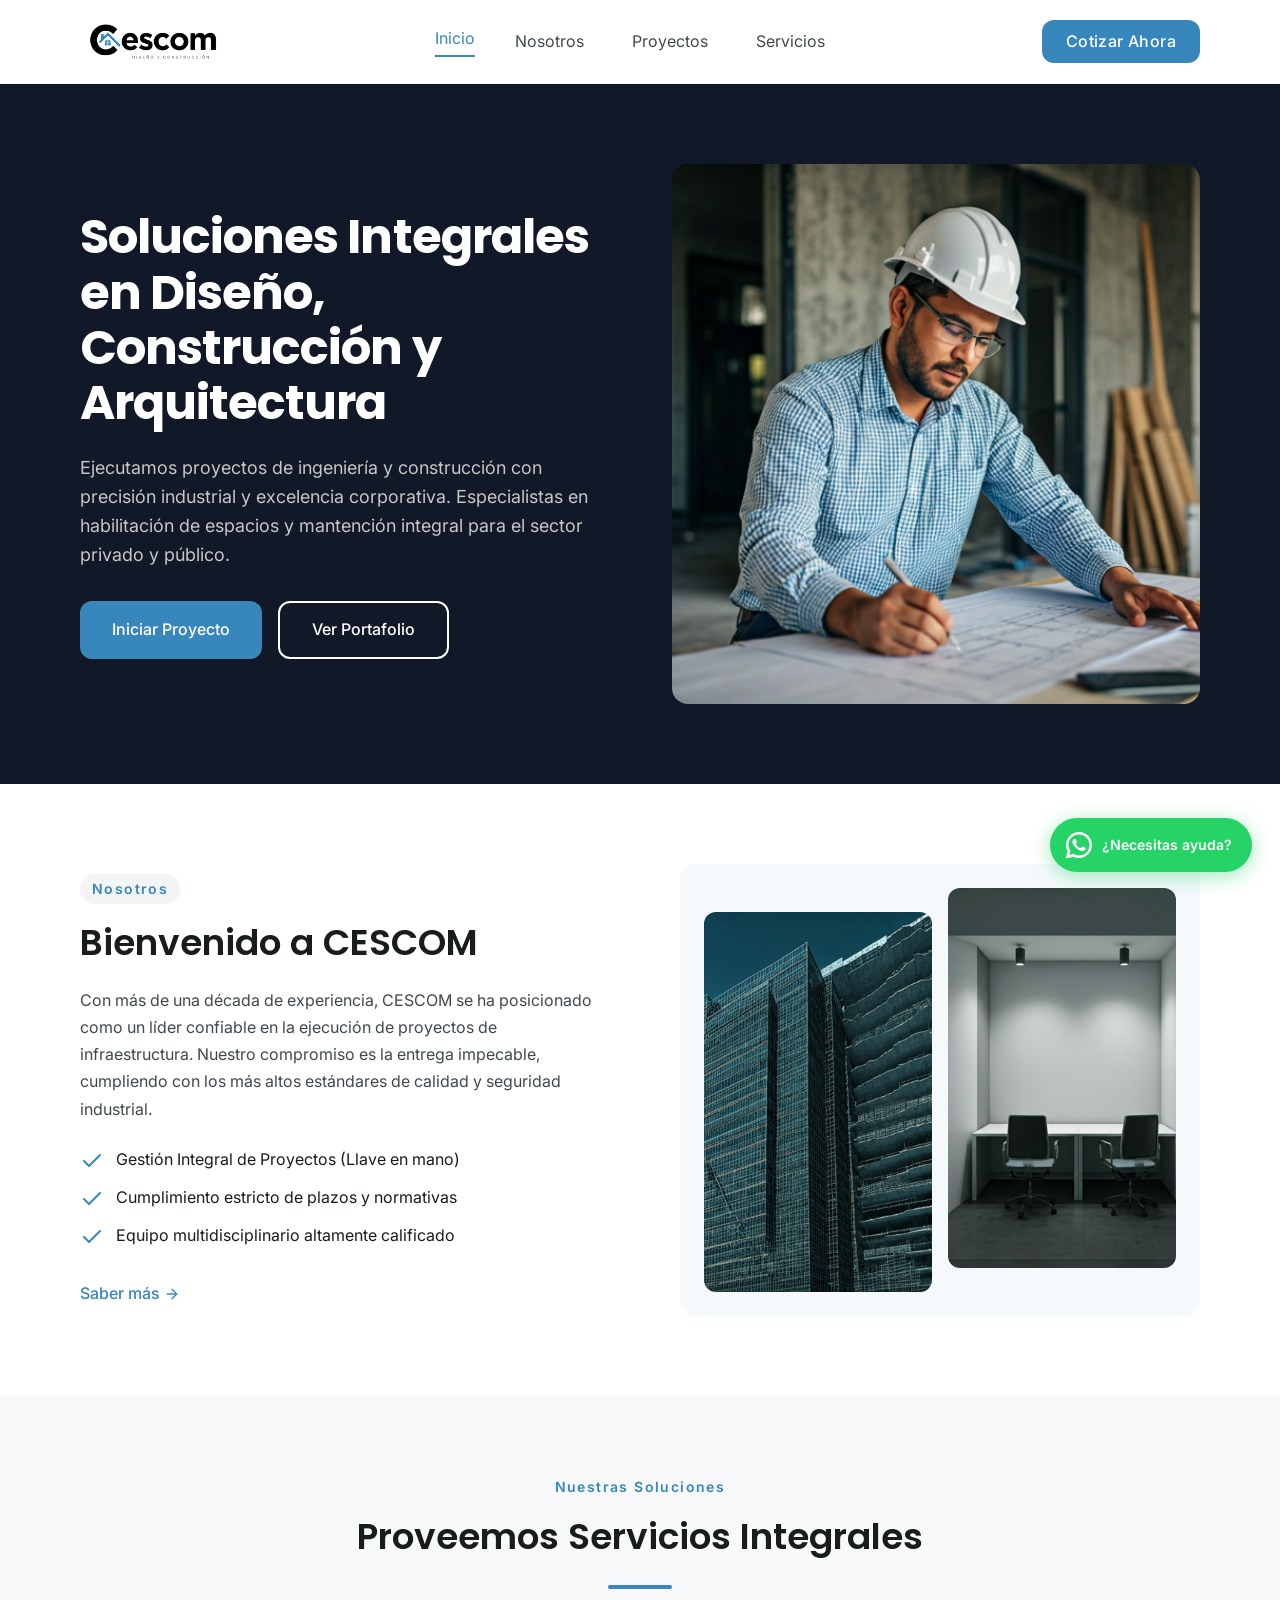
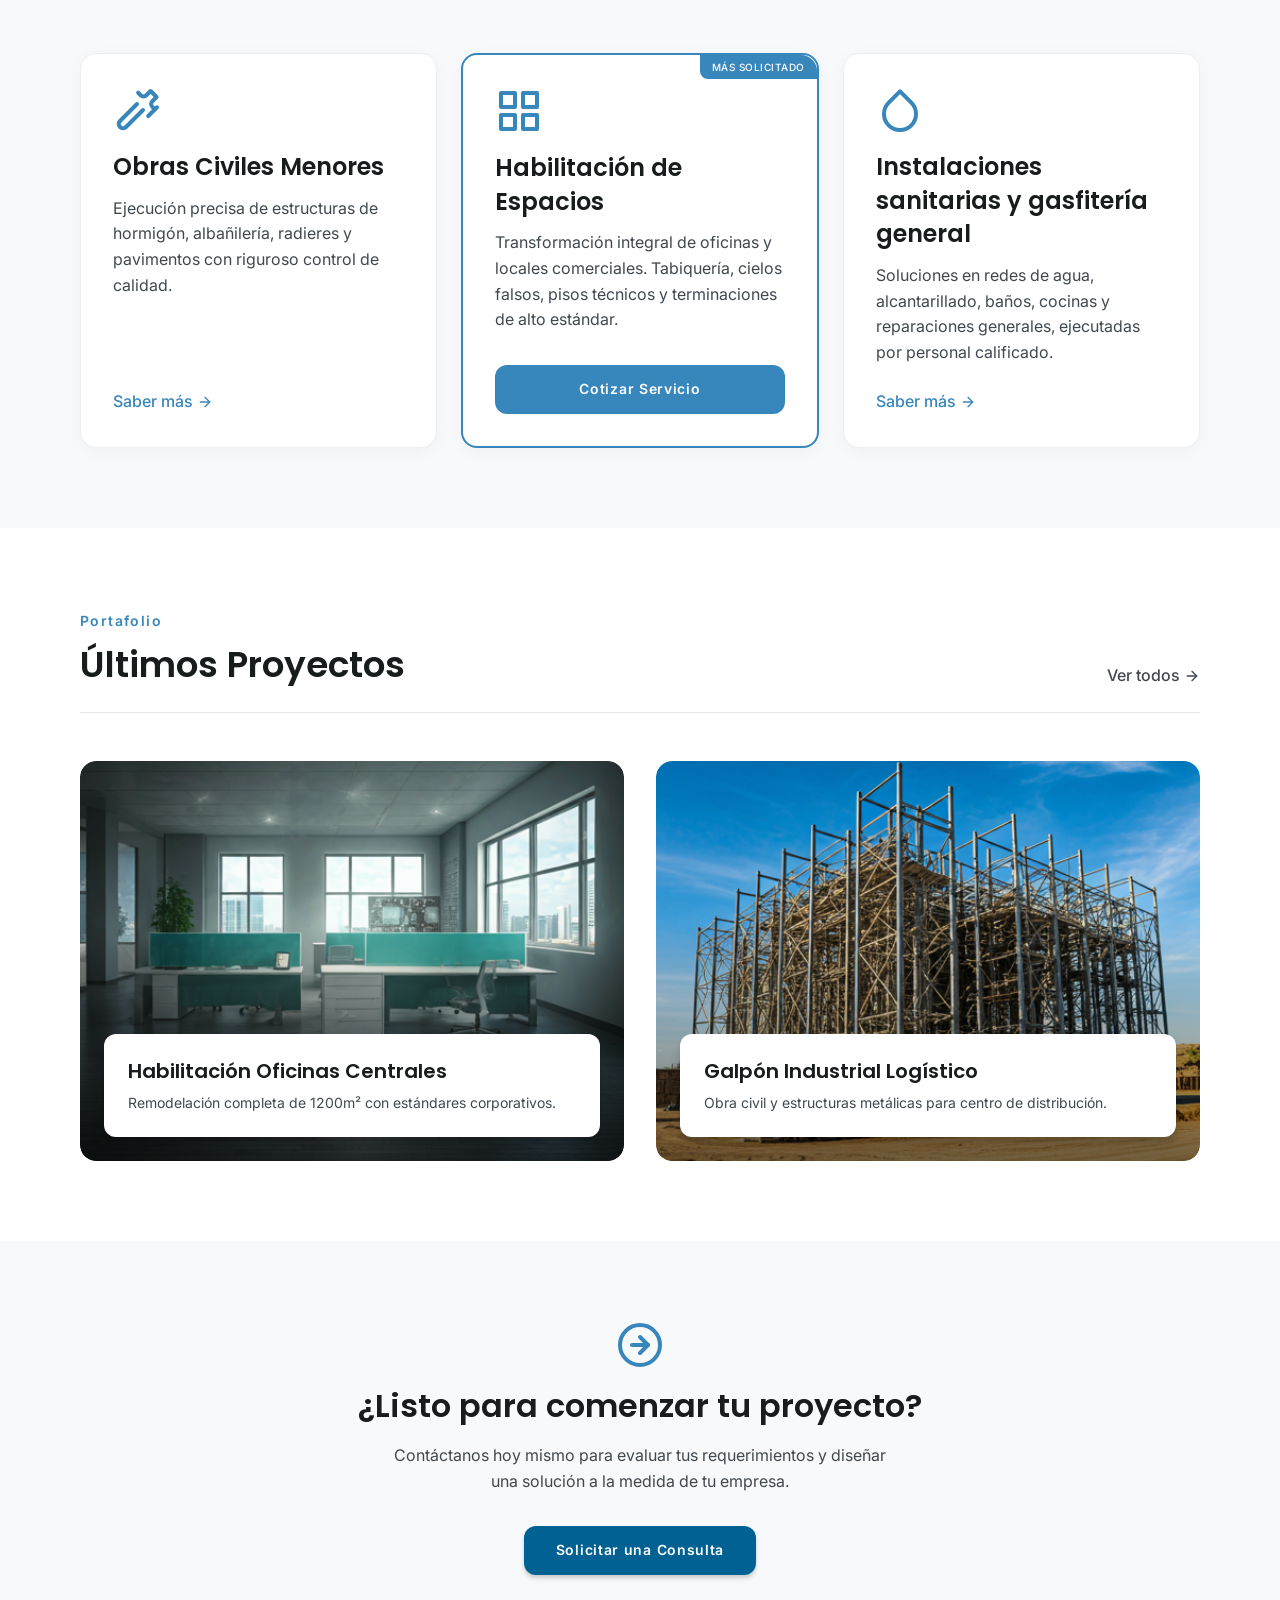
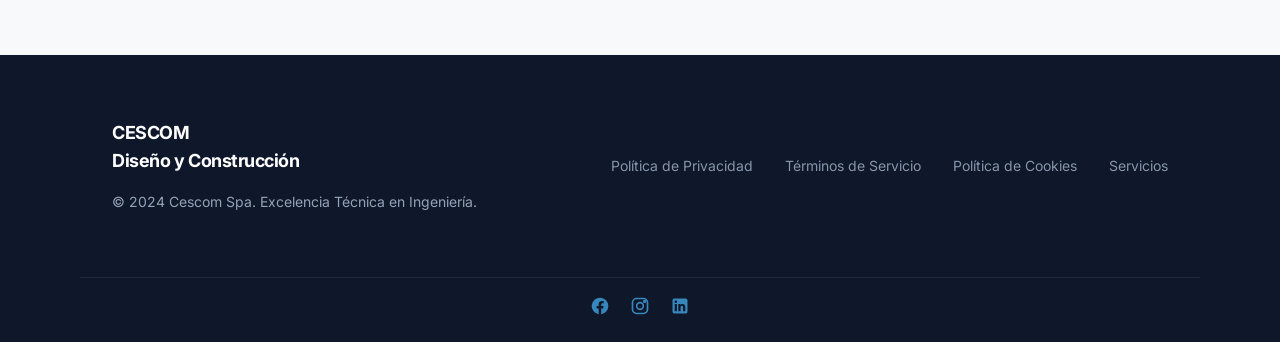
<file: index.html>
<!doctype html>
<html lang="es">
<head>
  <meta charset="utf-8">
  <meta name="viewport" content="width=device-width, initial-scale=1">
  <title>CESCOM | Soluciones Integrales en Diseño y Construcción</title>
  <meta name="description" content="CESCOM ejecuta proyectos de ingeniería y construcción con precisión industrial. Especialistas en habilitación de espacios y mantención integral.">

  <link rel="preconnect" href="https://fonts.googleapis.com">
  <link rel="preconnect" href="https://fonts.gstatic.com" crossorigin>
  <link href="https://fonts.googleapis.com/css2?family=Inter:wght@400;600;700&family=Poppins:wght@600;700&display=swap" rel="stylesheet">

  <link rel="stylesheet" href="assets/css/tokens.css">
  <link rel="stylesheet" href="assets/css/base.css">
  <link rel="stylesheet" href="assets/css/components/navbar.css">
  <link rel="stylesheet" href="assets/css/components/button.css">
  <link rel="stylesheet" href="assets/css/components/card.css">
  <link rel="stylesheet" href="assets/css/components/form.css">
  <link rel="stylesheet" href="assets/css/components/footer.css">
  <link rel="stylesheet" href="assets/css/pages/home.css">
</head>
<body>

<div id="navbar-placeholder" data-active="home"></div>

<main>

  <!-- ===== Hero ===== -->
  <section class="hero section" aria-labelledby="hero-title">
    <div class="container hero__inner">
      <div class="hero__content">
        <h1 id="hero-title" class="hero__title">Soluciones Integrales en Diseño, Construcción y Arquitectura</h1>
        <p class="hero__lead">Ejecutamos proyectos de ingeniería y construcción con precisión industrial y excelencia corporativa. Especialistas en habilitación de espacios y mantención integral para el sector privado y público.</p>
        <div class="hero__actions">
          <a href="/contacto" class="btn btn--primary btn--lg">Iniciar Proyecto</a>
          <a href="/#proyectos" class="btn btn--outline btn--lg">Ver Portafolio</a>
        </div>
      </div>
      <div class="hero__visual">
        <img class="hero__media" src="assets/images/image-import-30.png" alt="Ingeniero en sitio de construcción revisando planos con casco blanco">
      </div>
    </div>
  </section>

  <!-- ===== Welcome / About ===== -->
  <section class="welcome section" aria-labelledby="welcome-title">
    <div class="container welcome__grid">
      <div class="welcome__content">
        <span class="badge">Nosotros</span>
        <h2 id="welcome-title" class="welcome__title">Bienvenido a CESCOM</h2>
        <p class="welcome__lead">Con más de una década de experiencia, CESCOM se ha posicionado como un líder confiable en la ejecución de proyectos de infraestructura. Nuestro compromiso es la entrega impecable, cumpliendo con los más altos estándares de calidad y seguridad industrial.</p>
        <ul class="feature-list">
          <li>
            <svg width="24" height="24" viewBox="0 0 24 24" fill="none" stroke="currentColor" stroke-width="2" stroke-linecap="round" stroke-linejoin="round" aria-hidden="true"><polyline points="20 6 9 17 4 12"></polyline></svg>
            <span>Gestión Integral de Proyectos (Llave en mano)</span>
          </li>
          <li>
            <svg width="24" height="24" viewBox="0 0 24 24" fill="none" stroke="currentColor" stroke-width="2" stroke-linecap="round" stroke-linejoin="round" aria-hidden="true"><polyline points="20 6 9 17 4 12"></polyline></svg>
            <span>Cumplimiento estricto de plazos y normativas</span>
          </li>
          <li>
            <svg width="24" height="24" viewBox="0 0 24 24" fill="none" stroke="currentColor" stroke-width="2" stroke-linecap="round" stroke-linejoin="round" aria-hidden="true"><polyline points="20 6 9 17 4 12"></polyline></svg>
            <span>Equipo multidisciplinario altamente calificado</span>
          </li>
        </ul>
        <a href="/nosotros" class="link-arrow">Saber más
          <svg width="16" height="16" viewBox="0 0 24 24" fill="none" stroke="currentColor" stroke-width="2" stroke-linecap="round" stroke-linejoin="round" aria-hidden="true"><line x1="5" y1="12" x2="19" y2="12"></line><polyline points="12 5 19 12 12 19"></polyline></svg>
        </a>
      </div>

      <div class="welcome__media">
        <img src="assets/images/image-import-21.png" alt="Trabajo de habilitación de oficinas en ejecución">
        <img src="assets/images/image-import-32.png" alt="Equipo de CESCOM coordinando un proyecto">
      </div>
    </div>
  </section>

  <!-- ===== Services ===== -->
  <section class="services section" aria-labelledby="services-title">
    <div class="container">
      <header class="services__head">
        <span class="eyebrow">Nuestras Soluciones</span>
        <h2 id="services-title" class="services__title">Proveemos Servicios Integrales</h2>
        <hr class="divider-bar" aria-hidden="true">
      </header>

      <div class="services__grid">
        <!-- Card 1 -->
        <article class="card">
          <span class="card__icon" aria-hidden="true">
            <svg width="48" height="48" viewBox="0 0 24 24" fill="none" stroke="currentColor" stroke-width="2" stroke-linecap="round" stroke-linejoin="round"><path d="M15 12l-8.5 8.5a2.12 2.12 0 1 1-3-3L12 9"></path><path d="M17.64 15L22 10.64"></path><path d="M20.91 11.7l-1.25-1.25a2 2 0 0 1 0-2.83l2.12-2.12-3-3-2.12 2.12a2 2 0 0 1-2.83 0L12.58 3.36"></path></svg>
          </span>
          <h3 class="card__title">Obras Civiles Menores</h3>
          <p class="card__desc">Ejecución precisa de estructuras de hormigón, albañilería, radieres y pavimentos con riguroso control de calidad.</p>
          <a href="/servicios" class="link-arrow">Saber más
            <svg width="16" height="16" viewBox="0 0 24 24" fill="none" stroke="currentColor" stroke-width="2" stroke-linecap="round" stroke-linejoin="round" aria-hidden="true"><line x1="5" y1="12" x2="19" y2="12"></line><polyline points="12 5 19 12 12 19"></polyline></svg>
          </a>
        </article>

        <!-- Card 2 - Featured -->
        <article class="card card--featured">
          <span class="badge--corner">MÁS SOLICITADO</span>
          <span class="card__icon" aria-hidden="true">
            <svg width="48" height="48" viewBox="0 0 24 24" fill="none" stroke="currentColor" stroke-width="2" stroke-linecap="round" stroke-linejoin="round"><rect x="3" y="3" width="7" height="7"></rect><rect x="14" y="3" width="7" height="7"></rect><rect x="14" y="14" width="7" height="7"></rect><rect x="3" y="14" width="7" height="7"></rect></svg>
          </span>
          <h3 class="card__title">Habilitación de Espacios</h3>
          <p class="card__desc">Transformación integral de oficinas y locales comerciales. Tabiquería, cielos falsos, pisos técnicos y terminaciones de alto estándar.</p>
          <a href="/contacto" class="btn btn--primary btn--block">Cotizar Servicio</a>
        </article>

        <!-- Card 3 -->
        <article class="card">
          <span class="card__icon" aria-hidden="true">
            <svg width="48" height="48" viewBox="0 0 24 24" fill="none" stroke="currentColor" stroke-width="2" stroke-linecap="round" stroke-linejoin="round"><path d="M12 2.69l5.66 5.66a8 8 0 1 1-11.31 0z"></path></svg>
          </span>
          <h3 class="card__title">Instalaciones sanitarias y gasfitería general</h3>
          <p class="card__desc">Soluciones en redes de agua, alcantarillado, baños, cocinas y reparaciones generales, ejecutadas por personal calificado.</p>
          <a href="/servicios" class="link-arrow">Saber más
            <svg width="16" height="16" viewBox="0 0 24 24" fill="none" stroke="currentColor" stroke-width="2" stroke-linecap="round" stroke-linejoin="round" aria-hidden="true"><line x1="5" y1="12" x2="19" y2="12"></line><polyline points="12 5 19 12 12 19"></polyline></svg>
          </a>
        </article>
      </div>
    </div>
  </section>

  <!-- ===== Latest Projects ===== -->
  <section class="projects section" id="proyectos" aria-labelledby="projects-title">
    <div class="container">
      <header class="projects__head">
        <div>
          <span class="eyebrow">Portafolio</span>
          <h2 id="projects-title" class="projects__title">Últimos Proyectos</h2>
        </div>
        <a href="#" class="link-arrow link-arrow--muted">Ver todos
          <svg width="16" height="16" viewBox="0 0 24 24" fill="none" stroke="currentColor" stroke-width="2" stroke-linecap="round" stroke-linejoin="round" aria-hidden="true"><line x1="5" y1="12" x2="19" y2="12"></line><polyline points="12 5 19 12 12 19"></polyline></svg>
        </a>
      </header>

      <div class="projects__grid">
        <article class="project-card">
          <img class="project-card__img" src="assets/images/image-import-34.png" alt="Interior de oficina moderna habilitada">
          <div class="project-card__info">
            <h3>Habilitación Oficinas Centrales</h3>
            <p>Remodelación completa de 1200m² con estándares corporativos.</p>
          </div>
        </article>

        <article class="project-card">
          <img class="project-card__img" src="assets/images/image-import-22.png" alt="Estructura industrial en construcción">
          <div class="project-card__info">
            <h3>Galpón Industrial Logístico</h3>
            <p>Obra civil y estructuras metálicas para centro de distribución.</p>
          </div>
        </article>
      </div>
    </div>
  </section>

  <!-- ===== Final CTA ===== -->
  <section class="cta-final section" aria-labelledby="cta-title">
    <div class="container cta-final__inner">
      <svg class="cta-final__icon" viewBox="0 0 24 24" fill="none" stroke="currentColor" stroke-width="2" stroke-linecap="round" stroke-linejoin="round" aria-hidden="true">
        <circle cx="12" cy="12" r="10"></circle>
        <polyline points="12 8 16 12 12 16"></polyline>
        <line x1="8" y1="12" x2="16" y2="12"></line>
      </svg>
      <h2 id="cta-title" class="cta-final__title">¿Listo para comenzar tu proyecto?</h2>
      <p class="cta-final__lead">Contáctanos hoy mismo para evaluar tus requerimientos y diseñar una solución a la medida de tu empresa.</p>
      <a href="/contacto" class="btn btn--accent">Solicitar una Consulta</a>
    </div>
  </section>

</main>

<div id="footer-placeholder"></div>

<script src="assets/js/main.js" defer></script>

</body>
</html>
</file>
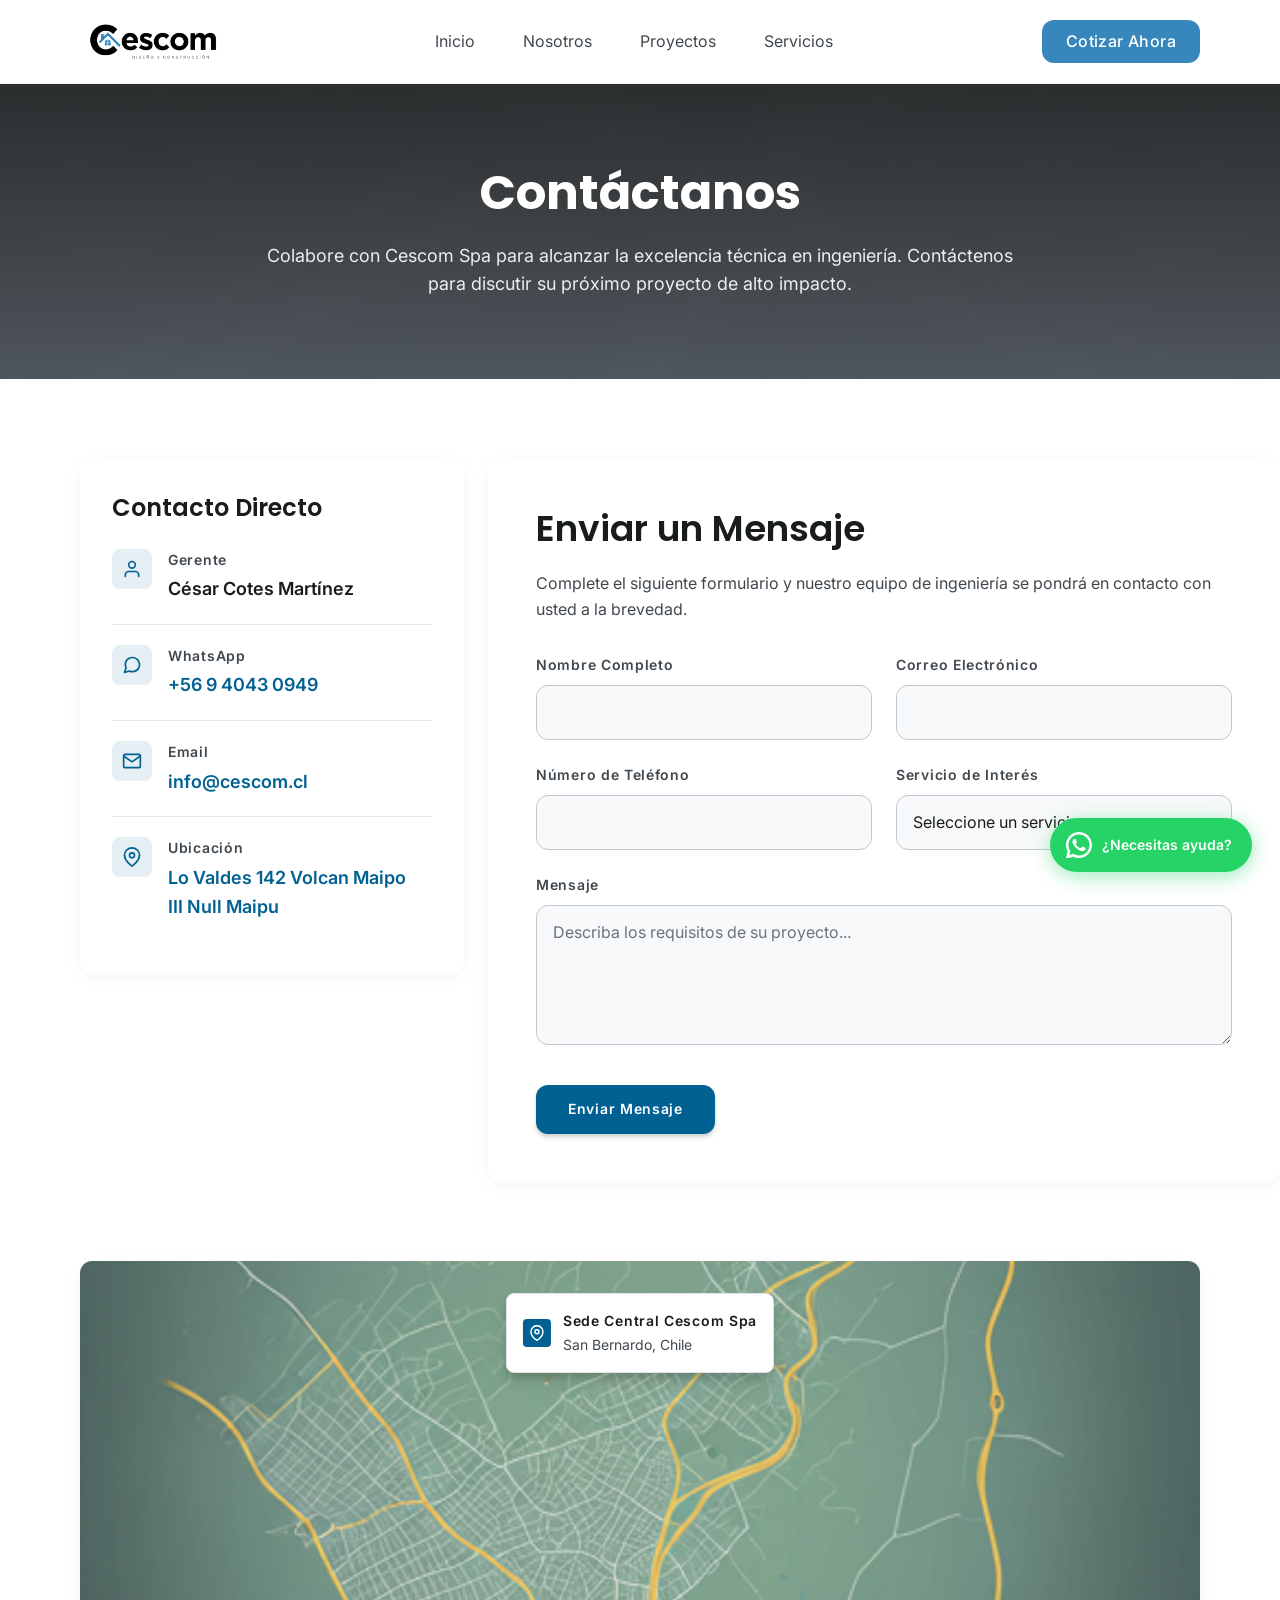
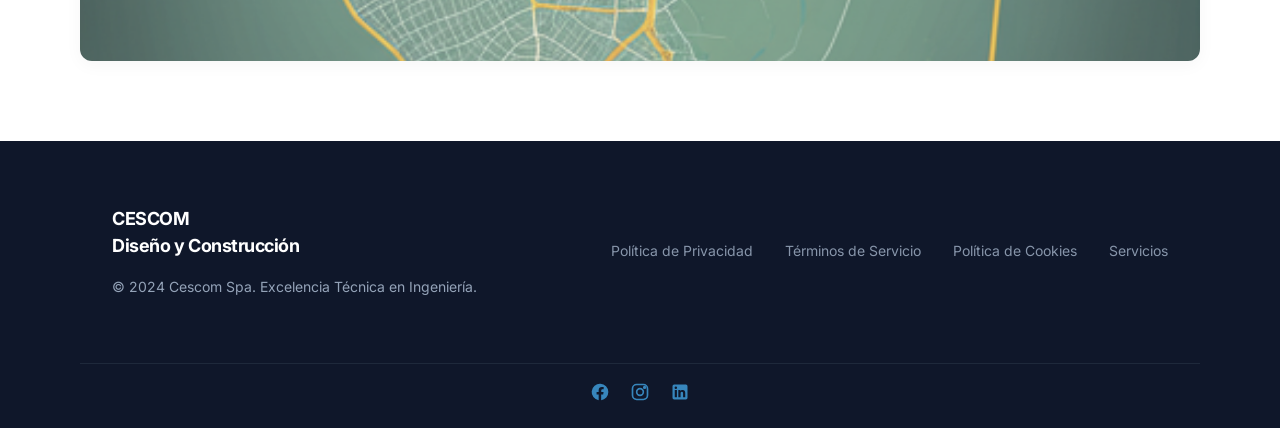
<file: contacto.html>
<!doctype html>
<html lang="es">
<head>
  <meta charset="utf-8">
  <meta name="viewport" content="width=device-width, initial-scale=1">
  <title>Contáctanos | CESCOM</title>
  <meta name="description" content="Contáctenos para discutir su próximo proyecto de alto impacto. Cescom Spa, excelencia técnica en ingeniería.">

  <link rel="preconnect" href="https://fonts.googleapis.com">
  <link rel="preconnect" href="https://fonts.gstatic.com" crossorigin>
  <link href="https://fonts.googleapis.com/css2?family=Inter:wght@400;600;700&family=Poppins:wght@600;700&display=swap" rel="stylesheet">

  <link rel="stylesheet" href="assets/css/tokens.css">
  <link rel="stylesheet" href="assets/css/base.css">
  <link rel="stylesheet" href="assets/css/components/navbar.css">
  <link rel="stylesheet" href="assets/css/components/button.css">
  <link rel="stylesheet" href="assets/css/components/card.css">
  <link rel="stylesheet" href="assets/css/components/form.css">
  <link rel="stylesheet" href="assets/css/components/footer.css">
  <link rel="stylesheet" href="assets/css/pages/contacto.css">
</head>
<body>

<div id="navbar-placeholder" data-active="contacto"></div>

<main>

  <!-- ===== Hero ===== -->
  <section class="contact-hero">
    <div class="contact-hero__bg" aria-hidden="true"></div>
    <div class="contact-hero__overlay" aria-hidden="true"></div>
    <div class="contact-hero__inner">
      <h1 class="contact-hero__title">Contáctanos</h1>
      <p class="contact-hero__subtitle">Colabore con Cescom Spa para alcanzar la excelencia técnica en ingeniería. Contáctenos para discutir su próximo proyecto de alto impacto.</p>
    </div>
  </section>

  <!-- ===== Main contact section ===== -->
  <section class="contact-main">
    <div class="contact-main__inner">

      <!-- Sidebar -->
      <aside class="contact-sidebar" aria-label="Información de contacto">
        <h2 class="contact-sidebar__title">Contacto Directo</h2>

        <ul class="contact-list">
          <li class="contact-item">
            <span class="contact-item__icon" aria-hidden="true">
              <svg width="20" height="20" viewBox="0 0 24 24" fill="none" stroke="currentColor" stroke-width="2" stroke-linecap="round" stroke-linejoin="round">
                <path d="M20 21v-2a4 4 0 0 0-4-4H8a4 4 0 0 0-4 4v2"></path>
                <circle cx="12" cy="7" r="4"></circle>
              </svg>
            </span>
            <div class="contact-item__body">
              <p class="contact-item__label">Gerente</p>
              <p class="contact-item__value">César Cotes Martínez</p>
            </div>
          </li>

          <li class="contact-item">
            <span class="contact-item__icon" aria-hidden="true">
              <svg width="20" height="20" viewBox="0 0 24 24" fill="none" stroke="currentColor" stroke-width="2" stroke-linecap="round" stroke-linejoin="round">
                <path d="M21 11.5a8.38 8.38 0 0 1-.9 3.8 8.5 8.5 0 0 1-7.6 4.7 8.38 8.38 0 0 1-3.8-.9L3 21l1.9-5.7a8.38 8.38 0 0 1-.9-3.8 8.5 8.5 0 0 1 4.7-7.6 8.38 8.38 0 0 1 3.8-.9h.5a8.48 8.48 0 0 1 8 8v.5z"></path>
              </svg>
            </span>
            <div class="contact-item__body">
              <p class="contact-item__label">WhatsApp</p>
              <a class="contact-item__link" href="https://wa.me/56940430949">+56 9 4043 0949</a>
            </div>
          </li>

          <li class="contact-item">
            <span class="contact-item__icon" aria-hidden="true">
              <svg width="20" height="20" viewBox="0 0 24 24" fill="none" stroke="currentColor" stroke-width="2" stroke-linecap="round" stroke-linejoin="round">
                <path d="M4 4h16c1.1 0 2 .9 2 2v12c0 1.1-.9 2-2 2H4c-1.1 0-2-.9-2-2V6c0-1.1.9-2 2-2z"></path>
                <polyline points="22,6 12,13 2,6"></polyline>
              </svg>
            </span>
            <div class="contact-item__body">
              <p class="contact-item__label">Email</p>
              <a class="contact-item__link" href="mailto:info@cescom.cl">info@cescom.cl</a>
            </div>
          </li>

          <li class="contact-item">
            <span class="contact-item__icon" aria-hidden="true">
              <svg width="20" height="20" viewBox="0 0 24 24" fill="none" stroke="currentColor" stroke-width="2" stroke-linecap="round" stroke-linejoin="round">
                <path d="M21 10c0 7-9 13-9 13s-9-6-9-13a9 9 0 0 1 18 0z"></path>
                <circle cx="12" cy="10" r="3"></circle>
              </svg>
            </span>
            <div class="contact-item__body">
              <p class="contact-item__label">Ubicación</p>
              <p class="contact-item__value contact-item__value--address">Lo Valdes 142 Volcan Maipo<br>III Null Maipu</p>
            </div>
          </li>
        </ul>
      </aside>

      <!-- Form -->
      <div class="contact-form-card">
        <h2 class="contact-form-card__title">Enviar un Mensaje</h2>
        <p class="contact-form-card__lead">Complete el siguiente formulario y nuestro equipo de ingeniería se pondrá en contacto con usted a la brevedad.</p>

        <form class="contact-form" action="contacto.php" method="post" novalidate>
          <div class="form-row">
            <div class="field">
              <label class="field__label" for="cf-nombre">Nombre Completo</label>
              <input class="field__input" id="cf-nombre" name="nombre" type="text" required aria-required="true" autocomplete="name">
            </div>
            <div class="field">
              <label class="field__label" for="cf-email">Correo Electrónico</label>
              <input class="field__input" id="cf-email" name="email" type="email" required aria-required="true" autocomplete="email">
            </div>
          </div>

          <div class="form-row">
            <div class="field">
              <label class="field__label" for="cf-telefono">Número de Teléfono</label>
              <input class="field__input" id="cf-telefono" name="telefono" type="tel" autocomplete="tel">
            </div>
            <div class="field">
              <label class="field__label" for="cf-servicio">Servicio de Interés</label>
              <select class="field__select" id="cf-servicio" name="servicio">
                <option value="" disabled selected>Seleccione un servicio...</option>
                <option value="construccion">Construcción</option>
                <option value="habilitacion">Habilitación de Espacios</option>
                <option value="instalaciones">Instalaciones Sanitarias</option>
                <option value="encofrados">Encofrados</option>
                <option value="otro">Otro</option>
              </select>
            </div>
          </div>

          <div class="field">
            <label class="field__label" for="cf-mensaje">Mensaje</label>
            <textarea class="field__textarea" id="cf-mensaje" name="mensaje" placeholder="Describa los requisitos de su proyecto..."></textarea>
          </div>

          <div class="field" style="display:none" aria-hidden="true">
            <label for="cf-website">Website</label>
            <input type="text" id="cf-website" name="website" tabindex="-1" autocomplete="off">
          </div>

          <div class="contact-form__actions">
            <button type="submit" class="btn btn--accent">Enviar Mensaje</button>
          </div>
        </form>
      </div>

    </div>
  </section>

  <!-- ===== Map section ===== -->
  <section class="contact-map-section">
    <div class="contact-map-section__inner">
      <div class="contact-map">
        <div class="contact-map__image" role="img" aria-label="Mapa de la sede central de Cescom Spa en San Bernardo, Chile"></div>
        <div class="contact-map__badge">
          <span class="contact-map__badge-icon" aria-hidden="true">
            <svg width="16" height="16" viewBox="0 0 24 24" fill="none" stroke="currentColor" stroke-width="2.2" stroke-linecap="round" stroke-linejoin="round">
              <path d="M21 10c0 7-9 13-9 13s-9-6-9-13a9 9 0 0 1 18 0z"></path>
              <circle cx="12" cy="10" r="3"></circle>
            </svg>
          </span>
          <div class="contact-map__badge-text">
            <p class="contact-map__badge-title">Sede Central Cescom Spa</p>
            <p class="contact-map__badge-sub">San Bernardo, Chile</p>
          </div>
        </div>
      </div>
    </div>
  </section>

</main>

<div id="footer-placeholder"></div>

<script src="assets/js/main.js" defer></script>
<script src="assets/js/contact-form.js" defer></script>
</body>
</html>
</file>
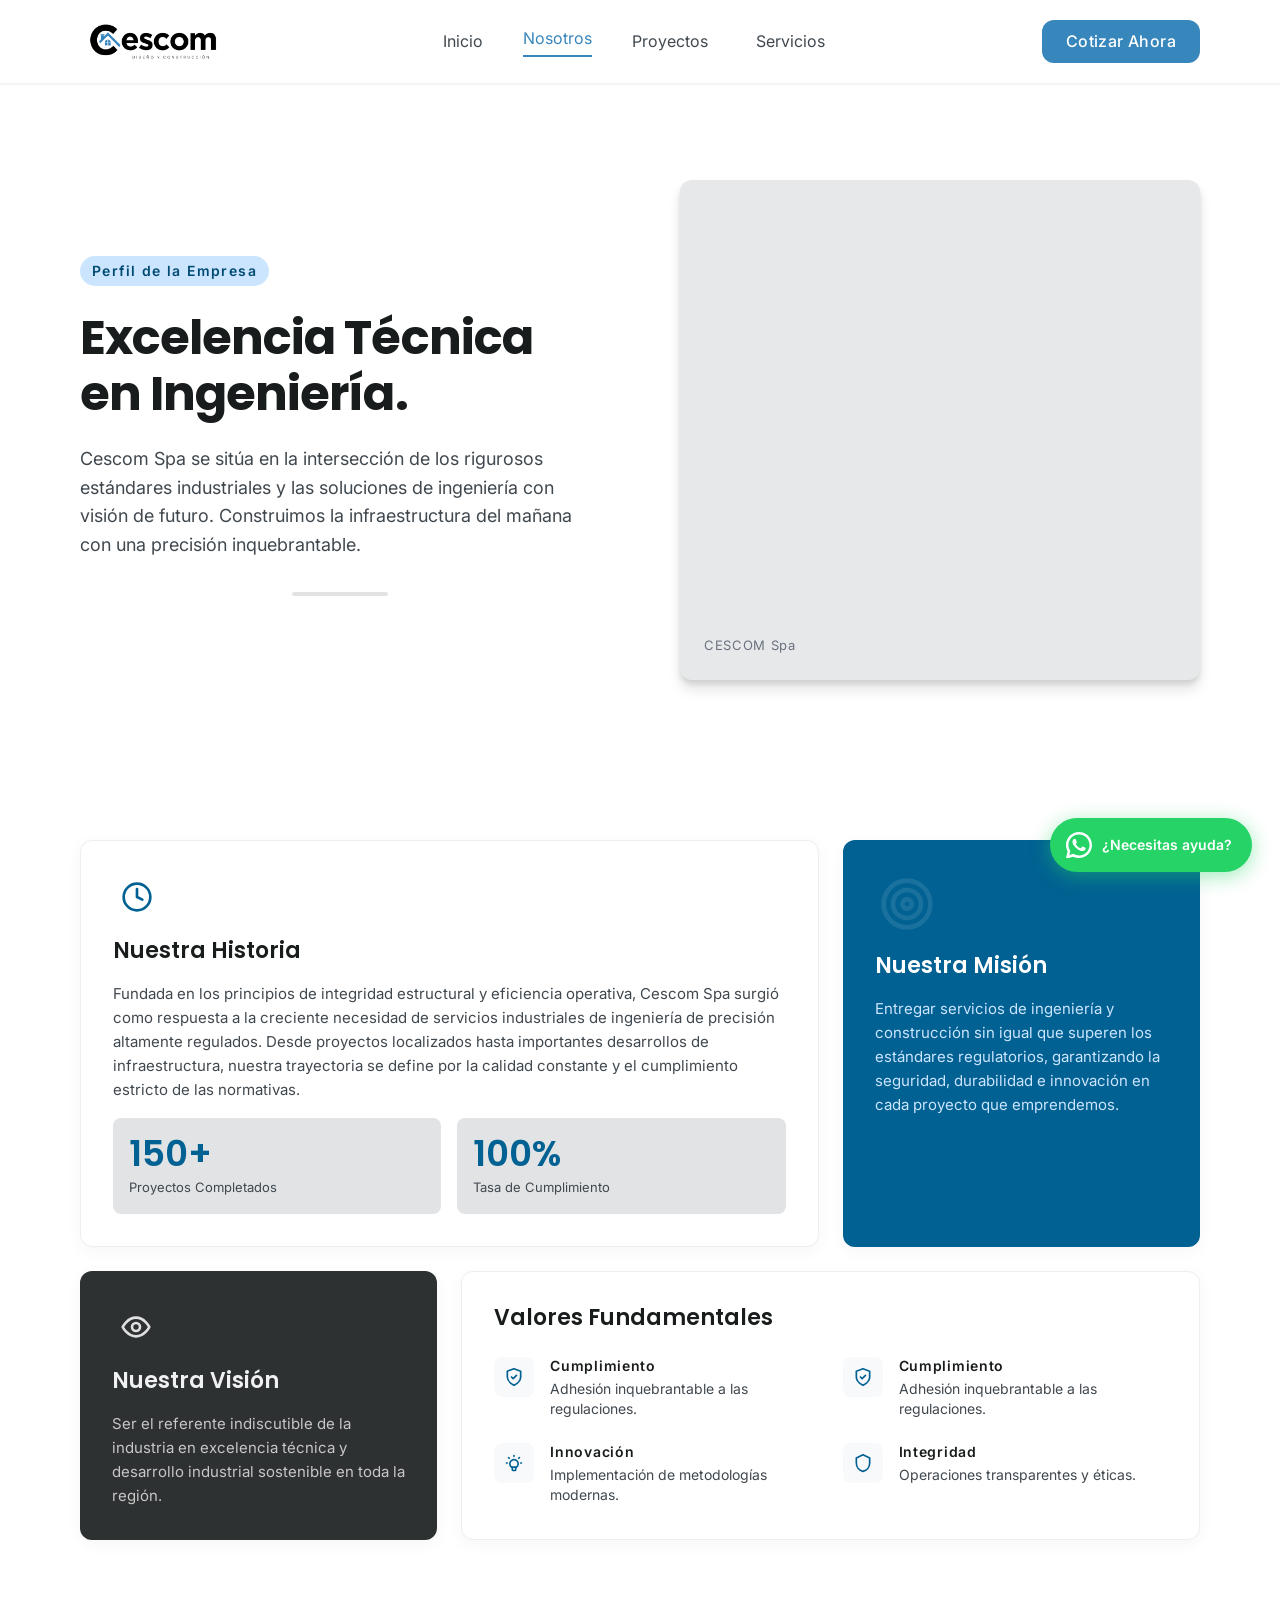
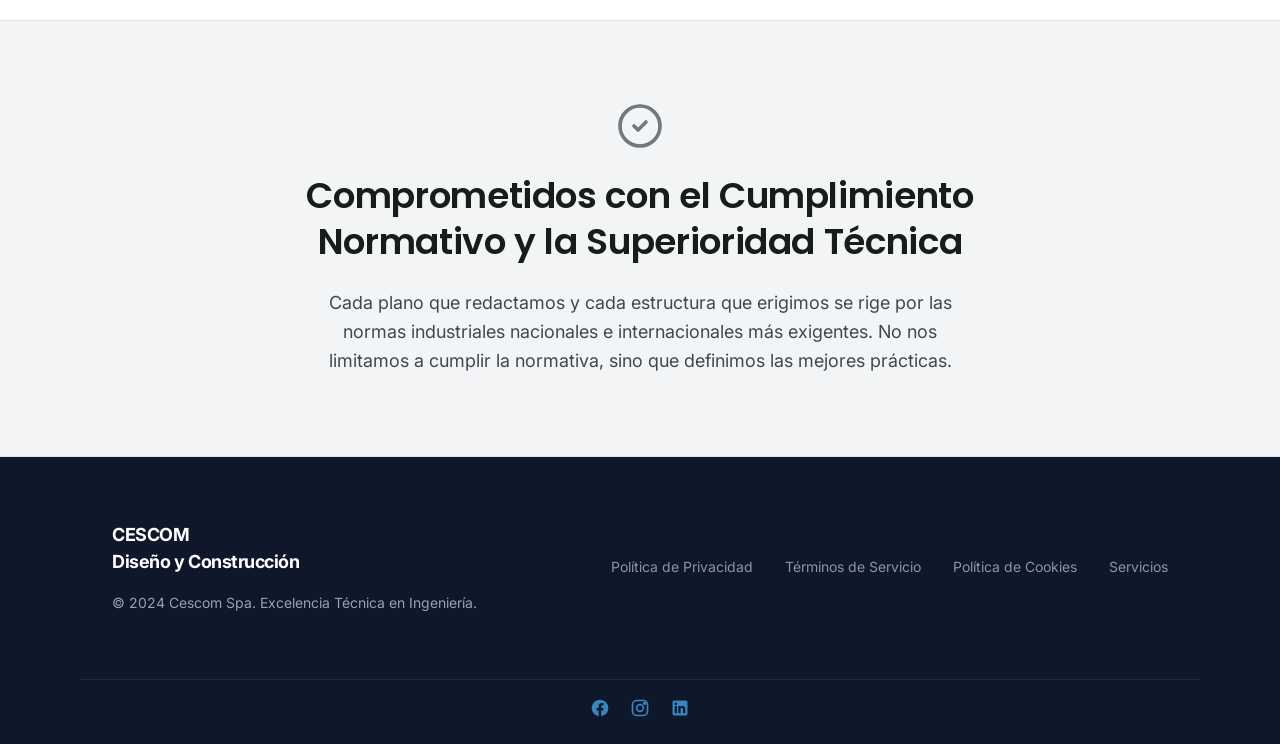
<file: nosotros.html>
<!DOCTYPE html>
<html lang="es">
<head>
  <meta charset="UTF-8">
  <meta name="viewport" content="width=device-width, initial-scale=1.0">
  <title>Nosotros | CESCOM</title>
  <meta name="description" content="Cescom Spa: excelencia técnica en ingeniería. Conoce nuestra historia, misión, visión y valores.">

  <link rel="preconnect" href="https://fonts.googleapis.com">
  <link rel="preconnect" href="https://fonts.gstatic.com" crossorigin>
  <link href="https://fonts.googleapis.com/css2?family=Poppins:wght@400;500;600;700&family=Inter:wght@400;500;600;700&display=swap" rel="stylesheet">

  <link rel="stylesheet" href="assets/css/tokens.css">
  <link rel="stylesheet" href="assets/css/base.css">
  <link rel="stylesheet" href="assets/css/components/navbar.css">
  <link rel="stylesheet" href="assets/css/components/footer.css">
  <link rel="stylesheet" href="assets/css/components/button.css">
  <link rel="stylesheet" href="assets/css/components/card.css">
  <link rel="stylesheet" href="assets/css/components/form.css">
  <link rel="stylesheet" href="assets/css/pages/nosotros.css">
</head>
<body>

  <div id="navbar-placeholder" data-active="nosotros"></div>

  <main>

    <!-- Hero -->
    <section class="nosotros-hero">
      <div class="nosotros-hero__inner">
        <div class="nosotros-hero__content">
          <span class="badge badge--blue">Perfil de la Empresa</span>
          <h1 class="nosotros-hero__title">Excelencia Técnica<br>en Ingeniería.</h1>
          <p class="nosotros-hero__lead">Cescom Spa se sitúa en la intersección de los rigurosos estándares industriales y las soluciones de ingeniería con visión de futuro. Construimos la infraestructura del mañana con una precisión inquebrantable.</p>
          <hr class="divider-bar divider-bar--soft" aria-hidden="true">
        </div>
        <div class="nosotros-hero__media" aria-hidden="true">
          <span class="nosotros-hero__caption">CESCOM Spa</span>
        </div>
      </div>
    </section>

    <!-- Bento grid -->
    <section class="nosotros-bento">
      <div class="bento-grid">

        <!-- Card A: Nuestra Historia -->
        <article class="bento-card bento-card--span2">
          <span class="bento-card__icon" aria-hidden="true">
            <svg width="32" height="32" viewBox="0 0 24 24" fill="none" stroke="currentColor" stroke-width="2" stroke-linecap="round" stroke-linejoin="round">
              <circle cx="12" cy="12" r="10"></circle>
              <polyline points="12 6 12 12 16 14"></polyline>
            </svg>
          </span>
          <h3 class="bento-card__title">Nuestra Historia</h3>
          <p class="bento-card__desc">Fundada en los principios de integridad estructural y eficiencia operativa, Cescom Spa surgió como respuesta a la creciente necesidad de servicios industriales de ingeniería de precisión altamente regulados. Desde proyectos localizados hasta importantes desarrollos de infraestructura, nuestra trayectoria se define por la calidad constante y el cumplimiento estricto de las normativas.</p>
          <div class="bento-stats">
            <div class="bento-stat">
              <p class="bento-stat__num">150+</p>
              <p class="bento-stat__label">Proyectos Completados</p>
            </div>
            <div class="bento-stat">
              <p class="bento-stat__num">100%</p>
              <p class="bento-stat__label">Tasa de Cumplimiento</p>
            </div>
          </div>
        </article>

        <!-- Card B: Nuestra Misión -->
        <article class="bento-card bento-card--brand">
          <span class="bento-card__icon" aria-hidden="true">
            <svg width="56" height="56" viewBox="0 0 24 24" fill="none" stroke="currentColor" stroke-width="2" stroke-linecap="round" stroke-linejoin="round">
              <circle cx="12" cy="12" r="10"></circle>
              <circle cx="12" cy="12" r="6"></circle>
              <circle cx="12" cy="12" r="2"></circle>
            </svg>
          </span>
          <h3 class="bento-card__title">Nuestra Misión</h3>
          <p class="bento-card__desc">Entregar servicios de ingeniería y construcción sin igual que superen los estándares regulatorios, garantizando la seguridad, durabilidad e innovación en cada proyecto que emprendemos.</p>
        </article>

        <!-- Card C: Nuestra Visión -->
        <article class="bento-card bento-card--dark">
          <span class="bento-card__icon" aria-hidden="true">
            <svg width="32" height="32" viewBox="0 0 24 24" fill="none" stroke="currentColor" stroke-width="2" stroke-linecap="round" stroke-linejoin="round">
              <path d="M2 12s3.5-7 10-7 10 7 10 7-3.5 7-10 7S2 12 2 12Z"></path>
              <circle cx="12" cy="12" r="3"></circle>
            </svg>
          </span>
          <h3 class="bento-card__title">Nuestra Visión</h3>
          <p class="bento-card__desc">Ser el referente indiscutible de la industria en excelencia técnica y desarrollo industrial sostenible en toda la región.</p>
        </article>

        <!-- Card D: Valores Fundamentales -->
        <article class="bento-card bento-card--span2">
          <h3 class="bento-card__title">Valores Fundamentales</h3>
          <div class="values-grid">

            <div class="value-item">
              <span class="value-item__icon" aria-hidden="true">
                <svg width="20" height="20" viewBox="0 0 24 24" fill="none" stroke="currentColor" stroke-width="2" stroke-linecap="round" stroke-linejoin="round">
                  <path d="M9 12l2 2 4-4"></path>
                  <path d="M12 22s8-4 8-10V5l-8-3-8 3v7c0 6 8 10 8 10z"></path>
                </svg>
              </span>
              <div class="value-item__body">
                <h4 class="value-item__title">Cumplimiento</h4>
                <p class="value-item__desc">Adhesión inquebrantable a las regulaciones.</p>
              </div>
            </div>

            <div class="value-item">
              <span class="value-item__icon" aria-hidden="true">
                <svg width="20" height="20" viewBox="0 0 24 24" fill="none" stroke="currentColor" stroke-width="2" stroke-linecap="round" stroke-linejoin="round">
                  <path d="M9 12l2 2 4-4"></path>
                  <path d="M12 22s8-4 8-10V5l-8-3-8 3v7c0 6 8 10 8 10z"></path>
                </svg>
              </span>
              <div class="value-item__body">
                <h4 class="value-item__title">Cumplimiento</h4>
                <p class="value-item__desc">Adhesión inquebrantable a las regulaciones.</p>
              </div>
            </div>

            <div class="value-item">
              <span class="value-item__icon" aria-hidden="true">
                <svg width="20" height="20" viewBox="0 0 24 24" fill="none" stroke="currentColor" stroke-width="2" stroke-linecap="round" stroke-linejoin="round">
                  <path d="M9.663 17h4.673M12 3v1M5.6 5.6l.7.7M3 12h1M20 12h1M18.4 5.6l-.7.7M9 17a5 5 0 1 1 6 0c-.5.4-1 1-1 1.7V20a1 1 0 0 1-1 1h-2a1 1 0 0 1-1-1v-1.3c0-.7-.5-1.3-1-1.7Z"></path>
                </svg>
              </span>
              <div class="value-item__body">
                <h4 class="value-item__title">Innovación</h4>
                <p class="value-item__desc">Implementación de metodologías modernas.</p>
              </div>
            </div>

            <div class="value-item">
              <span class="value-item__icon" aria-hidden="true">
                <svg width="20" height="20" viewBox="0 0 24 24" fill="none" stroke="currentColor" stroke-width="2" stroke-linecap="round" stroke-linejoin="round">
                  <path d="M12 2 4 6v6c0 5 3.5 9 8 10 4.5-1 8-5 8-10V6l-8-4Z"></path>
                </svg>
              </span>
              <div class="value-item__body">
                <h4 class="value-item__title">Integridad</h4>
                <p class="value-item__desc">Operaciones transparentes y éticas.</p>
              </div>
            </div>

          </div>
        </article>

      </div>
    </section>

    <!-- Bottom banner -->
    <section class="nosotros-banner">
      <div class="nosotros-banner__inner">
        <span class="nosotros-banner__icon" aria-hidden="true">
          <svg width="48" height="48" viewBox="0 0 24 24" fill="none" stroke="currentColor" stroke-width="1.8" stroke-linecap="round" stroke-linejoin="round">
            <circle cx="12" cy="12" r="10"></circle>
            <path d="m9 12 2 2 4-4"></path>
          </svg>
        </span>
        <h2 class="nosotros-banner__title">Comprometidos con el Cumplimiento<br>Normativo y la Superioridad Técnica</h2>
        <p class="nosotros-banner__desc">Cada plano que redactamos y cada estructura que erigimos se rige por las normas industriales nacionales e internacionales más exigentes. No nos limitamos a cumplir la normativa, sino que definimos las mejores prácticas.</p>
      </div>
    </section>

  </main>

  <div id="footer-placeholder"></div>

<script src="assets/js/main.js" defer></script>
</body>
</html>
</file>
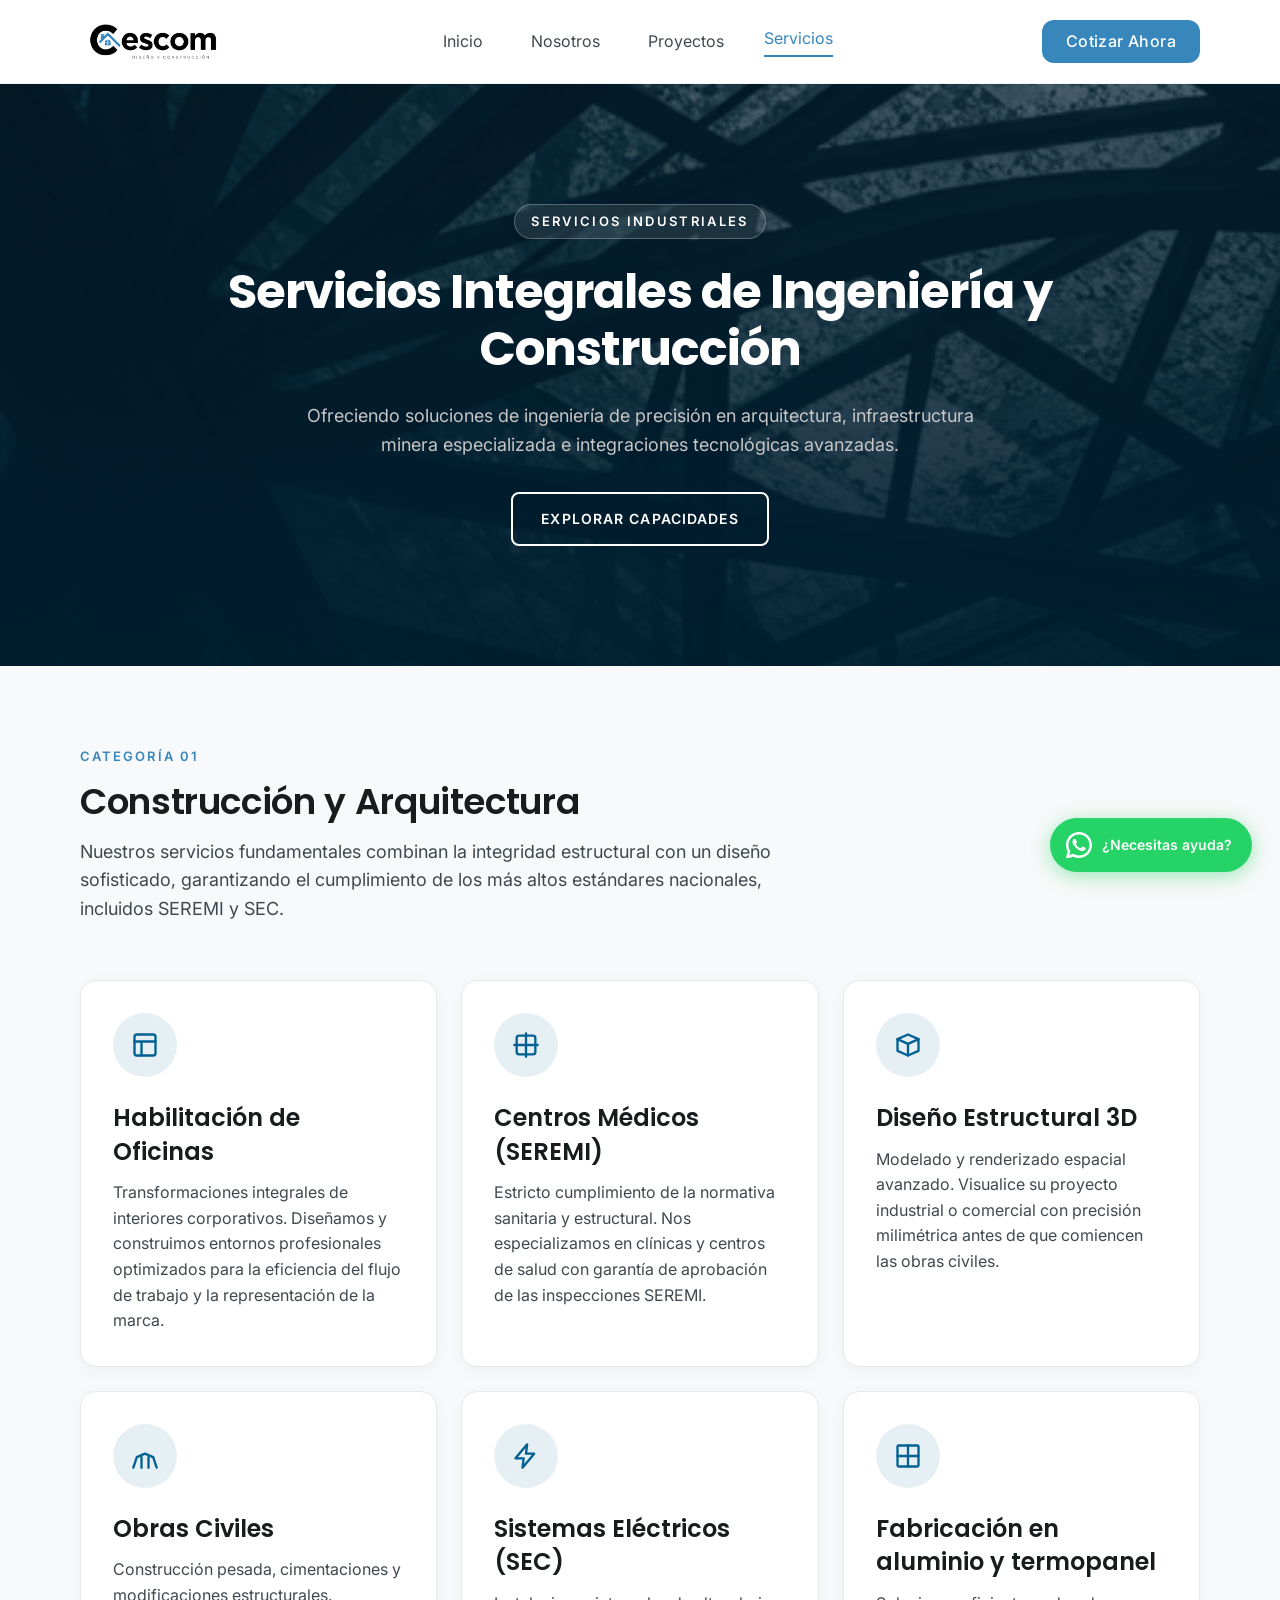
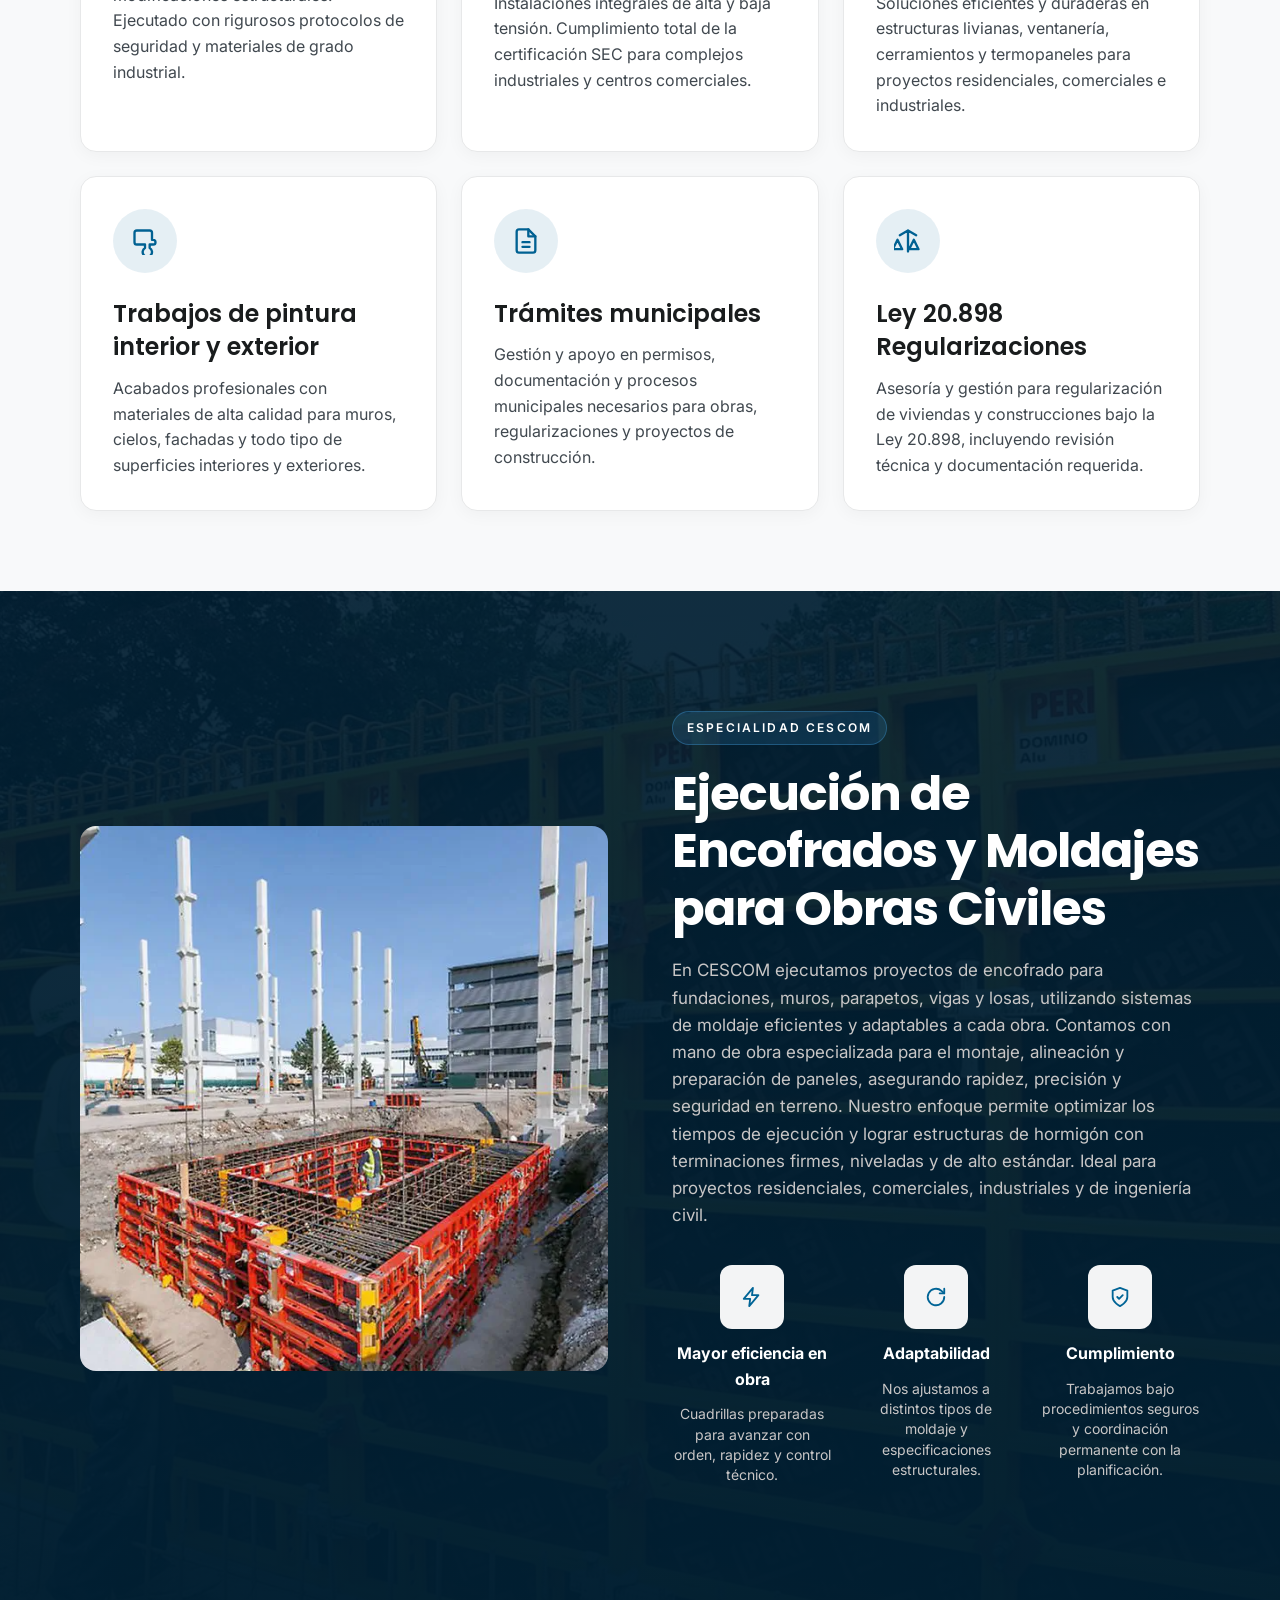
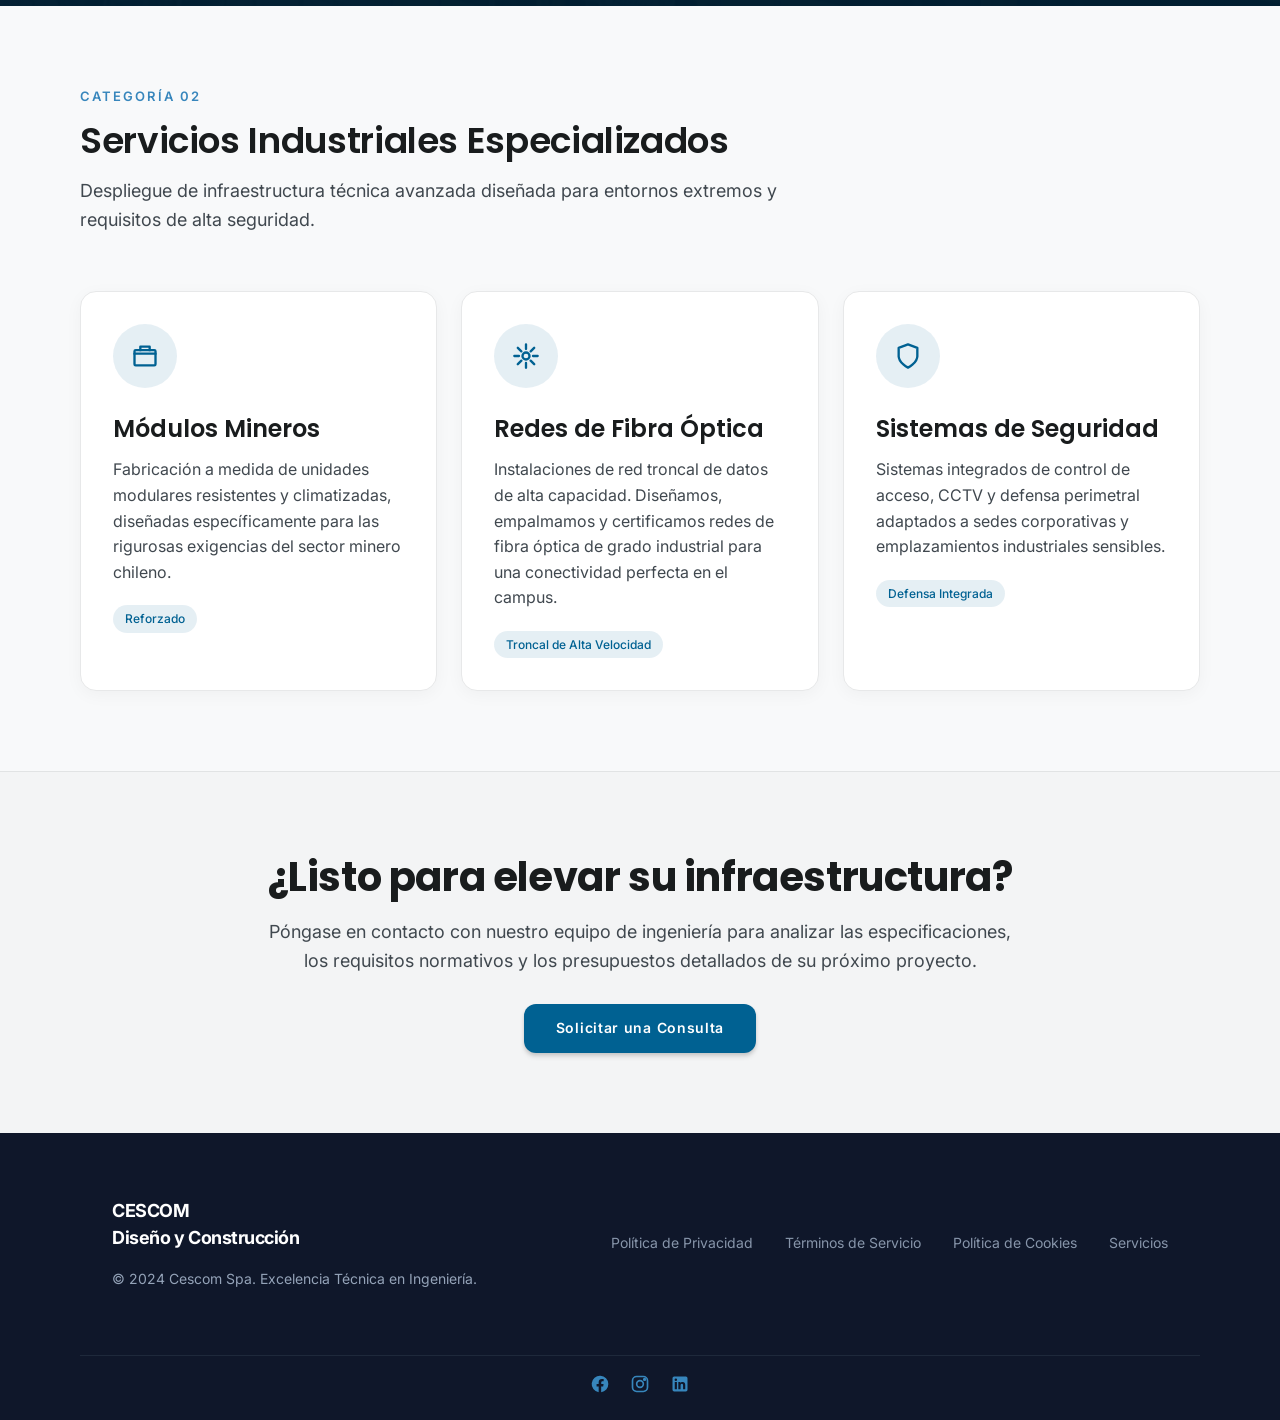
<file: servicios.html>
<!doctype html>
<html lang="es">
<head>
  <meta charset="utf-8">
  <meta name="viewport" content="width=device-width,initial-scale=1">
  <title>Servicios | CESCOM</title>
  <meta name="description" content="Servicios integrales de ingeniería y construcción de CESCOM: arquitectura, infraestructura minera y soluciones tecnológicas avanzadas.">

  <link rel="preconnect" href="https://fonts.googleapis.com">
  <link rel="preconnect" href="https://fonts.gstatic.com" crossorigin>
  <link href="https://fonts.googleapis.com/css2?family=Poppins:wght@400;500;600;700&family=Inter:wght@400;500;600;700&display=swap" rel="stylesheet">

  <link rel="stylesheet" href="assets/css/tokens.css">
  <link rel="stylesheet" href="assets/css/base.css">
  <link rel="stylesheet" href="assets/css/components/navbar.css">
  <link rel="stylesheet" href="assets/css/components/footer.css">
  <link rel="stylesheet" href="assets/css/components/button.css">
  <link rel="stylesheet" href="assets/css/components/card.css">
  <link rel="stylesheet" href="assets/css/components/form.css">
  <link rel="stylesheet" href="assets/css/pages/servicios.css">
</head>
<body>

  <div id="navbar-placeholder" data-active="servicios"></div>

  <main>

    <!-- ====== 1. HERO ====== -->
    <section class="svc-hero" aria-labelledby="svc-hero-title">
      <div class="svc-hero__bg" aria-hidden="true"></div>
      <div class="svc-hero__overlay" aria-hidden="true"></div>
      <div class="svc-hero__inner">
        <span class="svc-hero__badge">Servicios Industriales</span>
        <h1 class="svc-hero__title" id="svc-hero-title">Servicios Integrales de Ingeniería y Construcción</h1>
        <p class="svc-hero__lead">Ofreciendo soluciones de ingeniería de precisión en arquitectura, infraestructura minera especializada e integraciones tecnológicas avanzadas.</p>
        <a href="#categoria-1" class="svc-hero__cta">Explorar Capacidades</a>
      </div>
    </section>

    <!-- ====== 2. CATEGORÍA 1 — Construcción y Arquitectura ====== -->
    <section class="section svc-cat" id="categoria-1" aria-labelledby="cat1-title">
      <div class="svc-cat__inner">
        <div class="svc-cat__head">
          <span class="svc-cat__eyebrow">Categoría 01</span>
          <h2 class="svc-cat__title" id="cat1-title">Construcción y Arquitectura</h2>
          <p class="svc-cat__intro">Nuestros servicios fundamentales combinan la integridad estructural con un diseño sofisticado, garantizando el cumplimiento de los más altos estándares nacionales, incluidos SEREMI y SEC.</p>
        </div>

        <div class="svc-grid">
          <!-- Card 1: Habilitación de Oficinas -->
          <article class="svc-card">
            <span class="svc-card__icon" aria-hidden="true">
              <svg viewBox="0 0 24 24" fill="none" stroke="currentColor" stroke-width="2" stroke-linecap="round" stroke-linejoin="round"><rect x="3" y="3" width="18" height="18" rx="2"/><path d="M3 9h18M9 21V9"/></svg>
            </span>
            <h3 class="svc-card__title">Habilitación de Oficinas</h3>
            <p class="svc-card__desc">Transformaciones integrales de interiores corporativos. Diseñamos y construimos entornos profesionales optimizados para la eficiencia del flujo de trabajo y la representación de la marca.</p>
          </article>

          <!-- Card 2: Centros Médicos (SEREMI) -->
          <article class="svc-card">
            <span class="svc-card__icon" aria-hidden="true">
              <svg viewBox="0 0 24 24" fill="none" stroke="currentColor" stroke-width="2" stroke-linecap="round" stroke-linejoin="round"><path d="M12 2v20M2 12h20"/><rect x="4" y="4" width="16" height="16" rx="2"/></svg>
            </span>
            <h3 class="svc-card__title">Centros Médicos (SEREMI)</h3>
            <p class="svc-card__desc">Estricto cumplimiento de la normativa sanitaria y estructural. Nos especializamos en clínicas y centros de salud con garantía de aprobación de las inspecciones SEREMI.</p>
          </article>

          <!-- Card 3: Diseño Estructural 3D -->
          <article class="svc-card">
            <span class="svc-card__icon" aria-hidden="true">
              <svg viewBox="0 0 24 24" fill="none" stroke="currentColor" stroke-width="2" stroke-linecap="round" stroke-linejoin="round"><path d="M3 7l9-4 9 4-9 4-9-4z"/><path d="M3 7v10l9 4 9-4V7"/><path d="M12 11v10"/></svg>
            </span>
            <h3 class="svc-card__title">Diseño Estructural 3D</h3>
            <p class="svc-card__desc">Modelado y renderizado espacial avanzado. Visualice su proyecto industrial o comercial con precisión milimétrica antes de que comiencen las obras civiles.</p>
          </article>

          <!-- Card 4: Obras Civiles -->
          <article class="svc-card">
            <span class="svc-card__icon" aria-hidden="true">
              <svg viewBox="0 0 24 24" fill="none" stroke="currentColor" stroke-width="2" stroke-linecap="round" stroke-linejoin="round"><path d="M2 22l3-9 7-3 7 3 3 9"/><path d="M9 22V13"/><path d="M15 22V13"/></svg>
            </span>
            <h3 class="svc-card__title">Obras Civiles</h3>
            <p class="svc-card__desc">Construcción pesada, cimentaciones y modificaciones estructurales. Ejecutado con rigurosos protocolos de seguridad y materiales de grado industrial.</p>
          </article>

          <!-- Card 5: Sistemas Eléctricos (SEC) -->
          <article class="svc-card">
            <span class="svc-card__icon" aria-hidden="true">
              <svg viewBox="0 0 24 24" fill="none" stroke="currentColor" stroke-width="2" stroke-linecap="round" stroke-linejoin="round"><path d="M13 2L3 14h7l-1 8 10-12h-7l1-8z"/></svg>
            </span>
            <h3 class="svc-card__title">Sistemas Eléctricos (SEC)</h3>
            <p class="svc-card__desc">Instalaciones integrales de alta y baja tensión. Cumplimiento total de la certificación SEC para complejos industriales y centros comerciales.</p>
          </article>

          <!-- Card 6: Fabricación en aluminio y termopanel -->
          <article class="svc-card">
            <span class="svc-card__icon" aria-hidden="true">
              <svg viewBox="0 0 24 24" fill="none" stroke="currentColor" stroke-width="2" stroke-linecap="round" stroke-linejoin="round"><rect x="3" y="3" width="18" height="18" rx="1"/><path d="M3 12h18M12 3v18"/></svg>
            </span>
            <h3 class="svc-card__title">Fabricación en aluminio y termopanel</h3>
            <p class="svc-card__desc">Soluciones eficientes y duraderas en estructuras livianas, ventanería, cerramientos y termopaneles para proyectos residenciales, comerciales e industriales.</p>
          </article>

          <!-- Card 7: Trabajos de pintura interior y exterior -->
          <article class="svc-card">
            <span class="svc-card__icon" aria-hidden="true">
              <svg viewBox="0 0 24 24" fill="none" stroke="currentColor" stroke-width="2" stroke-linecap="round" stroke-linejoin="round"><path d="M19 11h-1V5a2 2 0 0 0-2-2H5a2 2 0 0 0-2 2v8a2 2 0 0 0 2 2h7v3a4 4 0 1 0 4 0v-3h3a2 2 0 0 0 0-4z"/></svg>
            </span>
            <h3 class="svc-card__title">Trabajos de pintura interior y exterior</h3>
            <p class="svc-card__desc">Acabados profesionales con materiales de alta calidad para muros, cielos, fachadas y todo tipo de superficies interiores y exteriores.</p>
          </article>

          <!-- Card 8: Trámites municipales -->
          <article class="svc-card">
            <span class="svc-card__icon" aria-hidden="true">
              <svg viewBox="0 0 24 24" fill="none" stroke="currentColor" stroke-width="2" stroke-linecap="round" stroke-linejoin="round"><path d="M14 2H6a2 2 0 0 0-2 2v16a2 2 0 0 0 2 2h12a2 2 0 0 0 2-2V8z"/><path d="M14 2v6h6M9 13h6M9 17h6"/></svg>
            </span>
            <h3 class="svc-card__title">Trámites municipales</h3>
            <p class="svc-card__desc">Gestión y apoyo en permisos, documentación y procesos municipales necesarios para obras, regularizaciones y proyectos de construcción.</p>
          </article>

          <!-- Card 9: Ley 20.898 Regularizaciones -->
          <article class="svc-card">
            <span class="svc-card__icon" aria-hidden="true">
              <svg viewBox="0 0 24 24" fill="none" stroke="currentColor" stroke-width="2" stroke-linecap="round" stroke-linejoin="round"><path d="M12 3v18M5 7l7-4 7 4M3 11l4 8h-8zM17 11l4 8h-8z"/></svg>
            </span>
            <h3 class="svc-card__title">Ley 20.898 Regularizaciones</h3>
            <p class="svc-card__desc">Asesoría y gestión para regularización de viviendas y construcciones bajo la Ley 20.898, incluyendo revisión técnica y documentación requerida.</p>
          </article>
        </div>
      </div>
    </section>

    <!-- ====== 3. MID BANNER — Encofrados ====== -->
    <section class="svc-banner" aria-labelledby="svc-banner-title">
      <div class="svc-banner__bg" aria-hidden="true"></div>
      <div class="svc-banner__overlay" aria-hidden="true"></div>
      <div class="svc-banner__inner">
        <div class="svc-banner__media">
          <img src="assets/images/image-import-110.png" alt="Ejecución de encofrados y moldajes en obra civil">
        </div>
        <div class="svc-banner__content">
          <span class="svc-banner__badge">Especialidad CESCOM</span>
          <h2 class="svc-banner__title" id="svc-banner-title">Ejecución de Encofrados y Moldajes para Obras Civiles</h2>
          <p class="svc-banner__lead">En CESCOM ejecutamos proyectos de encofrado para fundaciones, muros, parapetos, vigas y losas, utilizando sistemas de moldaje eficientes y adaptables a cada obra. Contamos con mano de obra especializada para el montaje, alineación y preparación de paneles, asegurando rapidez, precisión y seguridad en terreno. Nuestro enfoque permite optimizar los tiempos de ejecución y lograr estructuras de hormigón con terminaciones firmes, niveladas y de alto estándar. Ideal para proyectos residenciales, comerciales, industriales y de ingeniería civil.</p>

          <div class="svc-banner__bullets">
            <div class="svc-bullet">
              <span class="svc-bullet__icon" aria-hidden="true">
                <svg viewBox="0 0 24 24" fill="none" stroke="currentColor" stroke-width="2" stroke-linecap="round" stroke-linejoin="round"><path d="M13 2L3 14h7l-1 8 10-12h-7l1-8z"/></svg>
              </span>
              <span class="svc-bullet__title">Mayor eficiencia en obra</span>
              <span class="svc-bullet__desc">Cuadrillas preparadas para avanzar con orden, rapidez y control técnico.</span>
            </div>
            <div class="svc-bullet">
              <span class="svc-bullet__icon" aria-hidden="true">
                <svg viewBox="0 0 24 24" fill="none" stroke="currentColor" stroke-width="2" stroke-linecap="round" stroke-linejoin="round"><path d="M21 12a9 9 0 1 1-3-6.7L21 8"/><path d="M21 3v5h-5"/></svg>
              </span>
              <span class="svc-bullet__title">Adaptabilidad</span>
              <span class="svc-bullet__desc">Nos ajustamos a distintos tipos de moldaje y especificaciones estructurales.</span>
            </div>
            <div class="svc-bullet">
              <span class="svc-bullet__icon" aria-hidden="true">
                <svg viewBox="0 0 24 24" fill="none" stroke="currentColor" stroke-width="2" stroke-linecap="round" stroke-linejoin="round"><path d="M12 22s8-4 8-10V5l-8-3-8 3v7c0 6 8 10 8 10z"/><path d="M9 12l2 2 4-4"/></svg>
              </span>
              <span class="svc-bullet__title">Cumplimiento</span>
              <span class="svc-bullet__desc">Trabajamos bajo procedimientos seguros y coordinación permanente con la planificación.</span>
            </div>
          </div>
        </div>
      </div>
    </section>

    <!-- ====== 4. CATEGORÍA 2 — Servicios Industriales Especializados ====== -->
    <section class="section svc-cat" id="categoria-2" aria-labelledby="cat2-title">
      <div class="svc-cat__inner">
        <div class="svc-cat__head">
          <span class="svc-cat__eyebrow">Categoría 02</span>
          <h2 class="svc-cat__title" id="cat2-title">Servicios Industriales Especializados</h2>
          <p class="svc-cat__intro">Despliegue de infraestructura técnica avanzada diseñada para entornos extremos y requisitos de alta seguridad.</p>
        </div>

        <div class="svc-grid">
          <!-- Card 1: Módulos Mineros -->
          <article class="svc-card">
            <span class="svc-card__icon" aria-hidden="true">
              <svg viewBox="0 0 24 24" fill="none" stroke="currentColor" stroke-width="2" stroke-linecap="round" stroke-linejoin="round"><rect x="3" y="7" width="18" height="13" rx="1"/><path d="M3 10h18M8 7V4h8v3"/></svg>
            </span>
            <h3 class="svc-card__title">Módulos Mineros</h3>
            <p class="svc-card__desc">Fabricación a medida de unidades modulares resistentes y climatizadas, diseñadas específicamente para las rigurosas exigencias del sector minero chileno.</p>
            <span class="svc-card__tag">Reforzado</span>
          </article>

          <!-- Card 2: Redes de Fibra Óptica -->
          <article class="svc-card">
            <span class="svc-card__icon" aria-hidden="true">
              <svg viewBox="0 0 24 24" fill="none" stroke="currentColor" stroke-width="2" stroke-linecap="round" stroke-linejoin="round"><circle cx="12" cy="12" r="3"/><path d="M2 12h4M18 12h4M12 2v4M12 18v4M5 5l3 3M16 16l3 3M19 5l-3 3M8 16l-3 3"/></svg>
            </span>
            <h3 class="svc-card__title">Redes de Fibra Óptica</h3>
            <p class="svc-card__desc">Instalaciones de red troncal de datos de alta capacidad. Diseñamos, empalmamos y certificamos redes de fibra óptica de grado industrial para una conectividad perfecta en el campus.</p>
            <span class="svc-card__tag">Troncal de Alta Velocidad</span>
          </article>

          <!-- Card 3: Sistemas de Seguridad -->
          <article class="svc-card">
            <span class="svc-card__icon" aria-hidden="true">
              <svg viewBox="0 0 24 24" fill="none" stroke="currentColor" stroke-width="2" stroke-linecap="round" stroke-linejoin="round"><path d="M12 22s8-4 8-10V5l-8-3-8 3v7c0 6 8 10 8 10z"/></svg>
            </span>
            <h3 class="svc-card__title">Sistemas de Seguridad</h3>
            <p class="svc-card__desc">Sistemas integrados de control de acceso, CCTV y defensa perimetral adaptados a sedes corporativas y emplazamientos industriales sensibles.</p>
            <span class="svc-card__tag">Defensa Integrada</span>
          </article>
        </div>
      </div>
    </section>

    <!-- ====== 5. FINAL CTA ====== -->
    <section class="section svc-final" aria-labelledby="svc-final-title">
      <div class="svc-final__inner">
        <h2 class="svc-final__title" id="svc-final-title">¿Listo para elevar su infraestructura?</h2>
        <p class="svc-final__lead">Póngase en contacto con nuestro equipo de ingeniería para analizar las especificaciones, los requisitos normativos y los presupuestos detallados de su próximo proyecto.</p>
        <a href="/contacto" class="btn btn--accent svc-final__cta">Solicitar una Consulta</a>
      </div>
    </section>

  </main>

  <div id="footer-placeholder"></div>

<script src="assets/js/main.js" defer></script>
</body>
</html>
</file>
<file: assets/css/tokens.css>
:root {
  /* Surfaces */
  --color-bg: #ffffff;
  --color-bg-alt: #f8f9fa;
  --color-bg-muted: #f3f4f5;
  --color-surface-dark: #111827;
  --color-surface-deep: #0f172a;
  --color-surface-ink: #001e31;
  --color-surface-card-dark: #2e3132;

  /* Text */
  --color-text-primary: #191c1d;
  --color-text-body: #40484f;
  --color-text-mute: #94a3b8;
  --color-text-soft: #c8c6c6;
  --color-text-faint: #edeeef;

  /* Borders */
  --color-border: #e1e3e4;
  --color-border-soft: #edeeef;
  --color-border-input: #c0c7d0;
  --color-border-footer: #1e293b;
  --color-border-nav: #f1f5f9;

  /* Brand */
  --color-brand: #3786bc;
  --color-brand-deep: #006192;
  --color-brand-darker: #004b72;
  --color-brand-tint: #cce5ff;
  --color-brand-tint-soft: #0061921a;

  /* Typography */
  --font-display: "Poppins", system-ui, -apple-system, Segoe UI, Roboto, sans-serif;
  --font-body: "Inter", system-ui, -apple-system, Segoe UI, Roboto, sans-serif;

  /* Layout */
  --container-max: 1200px;
  --page-pad-x: 120px;
  --page-pad-y: 80px;

  /* Radii */
  --radius-sm: 8px;
  --radius-md: 12px;
  --radius-lg: 16px;
  --radius-pill: 9999px;

  /* Shadows */
  --shadow-card: 0 4px 17.5px rgba(0, 0, 0, 0.04);
  --shadow-elev: 0 4px 5.25px rgba(0, 0, 0, 0.10), 0 10px 13.125px rgba(0, 0, 0, 0.10);
  --shadow-btn: 0 2px 3.5px rgba(0, 0, 0, 0.10), 0 4px 5.25px rgba(0, 0, 0, 0.10);
  --shadow-nav: 0 1px 1.75px rgba(0, 0, 0, 0.05);
}
</file>
<file: assets/css/base.css>
/* Reset */
*, *::before, *::after { box-sizing: border-box; }
html, body { margin: 0; padding: 0; }
body {
  font-family: var(--font-body);
  font-size: 16px;
  line-height: 1.6;
  color: var(--color-text-primary);
  background: var(--color-bg);
  -webkit-font-smoothing: antialiased;
  text-rendering: optimizeLegibility;
}
img, svg { display: block; max-width: 100%; }
a { color: inherit; text-decoration: none; }
button { font: inherit; cursor: pointer; border: 0; background: none; }
input, textarea, select { font: inherit; color: inherit; }
ul { list-style: none; padding: 0; margin: 0; }
h1, h2, h3, h4, h5 { font-family: var(--font-display); font-weight: 600; margin: 0; line-height: 1.3; color: var(--color-text-primary); }
p { margin: 0; }

/* Layout helpers */
.section { padding: var(--page-pad-y) var(--page-pad-x); }
.section--narrow { padding: var(--page-pad-y) calc(var(--page-pad-x) + 80px); }
.container { max-width: var(--container-max); margin: 0 auto; }

/* Badge / pill */
.badge {
  display: inline-block;
  font-family: var(--font-body);
  font-size: 14px;
  font-weight: 600;
  letter-spacing: 0.1em;
  color: var(--color-brand);
  background: var(--color-bg-muted);
  padding: 4px 12px;
  border-radius: var(--radius-pill);
  text-transform: none;
}
.badge--blue {
  color: var(--color-brand-darker);
  background: var(--color-brand-tint);
}

/* Section heading helpers */
.eyebrow {
  font-family: var(--font-body);
  font-size: 14px;
  font-weight: 600;
  letter-spacing: 0.1em;
  color: var(--color-brand);
}
.divider-bar {
  width: 64px; height: 4px;
  background: var(--color-brand);
  border-radius: var(--radius-pill);
  border: 0;
}
.divider-bar--soft { background: var(--color-border); width: 96px; }

/* Visually hidden */
.sr-only {
  position: absolute; width: 1px; height: 1px; padding: 0;
  margin: -1px; overflow: hidden; clip: rect(0,0,0,0);
  white-space: nowrap; border: 0;
}

/* Responsive */
@media (max-width: 1280px) {
  :root { --page-pad-x: 80px; }
}
@media (max-width: 1024px) {
  :root { --page-pad-x: 48px; --page-pad-y: 64px; }
}
@media (max-width: 768px) {
  :root { --page-pad-x: 24px; --page-pad-y: 48px; }
  .section--narrow { padding: var(--page-pad-y) var(--page-pad-x); }
}
</file>
<file: assets/css/components/navbar.css>
.navbar {
  position: sticky;
  top: 0;
  z-index: 100;
  width: 100%;
  background: rgba(255, 255, 255, 0.95);
  backdrop-filter: blur(7px);
  -webkit-backdrop-filter: blur(7px);
  border-bottom: 1px solid var(--color-border-nav);
  box-shadow: var(--shadow-nav);
}
.navbar--solid { background: #ffffff; backdrop-filter: none; }

.navbar__inner {
  display: flex;
  align-items: center;
  justify-content: space-between;
  gap: 32px;
  padding: 16px var(--page-pad-x);
  max-width: 1440px;
  margin: 0 auto;
}

.navbar__brand {
  display: inline-flex;
  align-items: center;
}
.navbar__logo { height: 51px; width: auto; }

.navbar__nav {
  display: flex;
  align-items: center;
  gap: 32px;
}
.navbar__link {
  position: relative;
  font-size: 16px;
  color: var(--color-text-body);
  padding: 4px 8px;
  border-radius: 4px;
  transition: color .2s ease, background-color .2s ease;
}
.navbar__link:hover { color: var(--color-brand); background: var(--color-bg-alt); }
.navbar__link[aria-current="page"] {
  color: var(--color-brand);
  background: transparent;
  padding: 0 0 4px;
  border-radius: 0;
  border-bottom: 2px solid var(--color-brand);
}

.navbar__toggle {
  display: none;
  width: 44px; height: 44px;
  align-items: center; justify-content: center;
  border-radius: 8px;
  color: var(--color-text-primary);
}
.navbar__toggle:hover { background: var(--color-bg-alt); }

@media (max-width: 1024px) {
  .navbar__inner { padding: 12px var(--page-pad-x); gap: 16px; }
  .navbar__nav { gap: 20px; }
}

/* ── Backdrop ────────────────────────────────────────── */
.navbar-backdrop {
  position: fixed;
  inset: 0;
  background: rgba(17, 24, 39, 0.45);
  -webkit-backdrop-filter: blur(3px);
  backdrop-filter: blur(3px);
  z-index: 99;
  animation: backdrop-in 0.25s ease both;
}
@keyframes backdrop-in {
  from { opacity: 0; }
  to   { opacity: 1; }
}

@media (max-width: 768px) {
  /* Show hamburger, hide nav and CTA from header bar */
  .navbar__toggle { display: inline-flex; }
  .navbar__nav { display: none; }
  .navbar .navbar__cta { display: none; }

  /* ── Hamburger → X ─────────────────────────────────── */
  .navbar__toggle svg line {
    transform-box: fill-box;
    transform-origin: center;
    transition: transform 0.3s cubic-bezier(0.22, 1, 0.36, 1),
                opacity   0.2s ease;
  }
  .navbar[data-open="true"] .navbar__toggle svg line:nth-child(1) {
    transform: translateY(6px) rotate(45deg);
  }
  .navbar[data-open="true"] .navbar__toggle svg line:nth-child(2) {
    opacity: 0;
    transform: scaleX(0);
  }
  .navbar[data-open="true"] .navbar__toggle svg line:nth-child(3) {
    transform: translateY(-6px) rotate(-45deg);
  }

  /* ── Open state ─────────────────────────────────────── */
  .navbar[data-open="true"] {
    border-bottom-color: transparent;
  }
  .navbar[data-open="true"] .navbar__inner {
    flex-wrap: wrap;
    align-items: center;
    padding-bottom: 0;
  }

  /* Panel que contiene nav + cta */
  .navbar[data-open="true"] .navbar__nav {
    display: flex;
    flex-direction: column;
    width: 100%;
    gap: 0;
    padding: 4px 0 0;
    margin-top: 8px;
    border-top: 1px solid var(--color-border);
    animation: panel-reveal 0.32s cubic-bezier(0.22, 1, 0.36, 1) both;
  }

  /* ── Links escalonados ──────────────────────────────── */
  .navbar[data-open="true"] .navbar__link {
    display: flex;
    align-items: center;
    justify-content: space-between;
    padding: 15px 2px;
    font-size: 16px;
    font-weight: 500;
    color: var(--color-text-primary);
    border-radius: 0;
    border-bottom: 1px solid var(--color-border-soft);
    background: transparent;
    transition: color 0.18s, gap 0.18s;
    animation: link-slide-in 0.35s cubic-bezier(0.22, 1, 0.36, 1) var(--link-delay, 0s) both;
  }

  .navbar[data-open="true"] .navbar__link:nth-child(1) { --link-delay: 0.06s; }
  .navbar[data-open="true"] .navbar__link:nth-child(2) { --link-delay: 0.11s; }
  .navbar[data-open="true"] .navbar__link:nth-child(3) { --link-delay: 0.16s; }
  .navbar[data-open="true"] .navbar__link:nth-child(4) { --link-delay: 0.21s; }

  /* Chevron derecho */
  .navbar[data-open="true"] .navbar__link::after {
    content: '';
    display: inline-block;
    width: 6px;
    height: 6px;
    border-right: 2px solid var(--color-text-mute);
    border-top: 2px solid var(--color-text-mute);
    transform: rotate(45deg);
    flex-shrink: 0;
    transition: border-color 0.18s, transform 0.18s;
  }
  .navbar[data-open="true"] .navbar__link:hover {
    color: var(--color-brand);
    gap: 8px;
  }
  .navbar[data-open="true"] .navbar__link:hover::after {
    border-color: var(--color-brand);
    transform: rotate(45deg) translate(2px, -2px);
  }

  /* Link activo */
  .navbar[data-open="true"] .navbar__link[aria-current="page"] {
    color: var(--color-brand);
    font-weight: 600;
    padding: 15px 2px;
    border-bottom: 1px solid var(--color-border-soft);
    border-radius: 0;
  }
  .navbar[data-open="true"] .navbar__link[aria-current="page"]::after {
    border-color: var(--color-brand);
  }

  /* CTA dentro del menú */
  .navbar[data-open="true"] .navbar__cta {
    display: flex;
    justify-content: center;
    width: 100%;
    margin: 20px 0 24px;
    padding: 15px 0;
    border-radius: var(--radius-md);
    font-size: 16px;
    font-weight: 600;
    animation: link-slide-in 0.35s cubic-bezier(0.22, 1, 0.36, 1) 0.26s both;
  }

  /* ── Keyframes ──────────────────────────────────────── */
  @keyframes panel-reveal {
    from { opacity: 0; transform: translateY(-12px) scaleY(0.95); transform-origin: top center; }
    to   { opacity: 1; transform: translateY(0)     scaleY(1);    transform-origin: top center; }
  }
  @keyframes link-slide-in {
    from { opacity: 0; transform: translateX(-10px); }
    to   { opacity: 1; transform: translateX(0); }
  }
}
</file>
<file: assets/css/components/button.css>
.btn {
  display: inline-flex;
  align-items: center;
  justify-content: center;
  gap: 8px;
  font-family: var(--font-body);
  font-size: 14px;
  font-weight: 600;
  letter-spacing: 0.05em;
  line-height: 1.2;
  padding: 16px 32px;
  border-radius: var(--radius-md);
  border: 0;
  cursor: pointer;
  transition: transform .15s ease, box-shadow .2s ease, background-color .2s ease;
}
.btn:hover { transform: translateY(-1px); }
.btn:focus-visible { outline: 2px solid var(--color-brand); outline-offset: 2px; }

.btn--primary { background: var(--color-brand); color: #fff; }
.btn--primary:hover { background: #2c719f; }

.btn--accent { background: var(--color-brand-deep); color: #fff; box-shadow: var(--shadow-btn); }
.btn--accent:hover { background: #00547d; }

.btn--outline {
  background: transparent; color: #fff;
  border: 2px solid #fff;
}
.btn--outline:hover { background: rgba(255,255,255,0.08); }

.btn--cta-nav {
  font-size: 16px;
  letter-spacing: 0.025em;
  font-weight: 500;
  padding: 12px 24px;
}

.btn--block { width: 100%; }

.btn--lg { padding: 17px 32px; font-size: 16px; letter-spacing: normal; font-weight: 500; }

/* Inline link arrow */
.link-arrow {
  display: inline-flex;
  align-items: center;
  gap: 4px;
  color: var(--color-brand);
  font-weight: 500;
}
.link-arrow:hover { text-decoration: underline; }
.link-arrow--muted { color: var(--color-text-body); }

/* ===== Floating WhatsApp button ===== */
.whatsapp-float {
  position: fixed;
  bottom: 28px;
  right: 28px;
  z-index: 9999;
  display: flex;
  align-items: center;
  gap: 10px;
  background: #25d366;
  color: #fff;
  text-decoration: none;
  font-family: var(--font-body);
  font-size: 14px;
  font-weight: 600;
  padding: 14px 20px 14px 16px;
  border-radius: 50px;
  box-shadow: 0 4px 20px rgba(37,211,102,.45);
  transition: transform .2s ease, box-shadow .2s ease;
  white-space: nowrap;
}
.whatsapp-float:hover {
  transform: translateY(-3px);
  box-shadow: 0 8px 28px rgba(37,211,102,.55);
  color: #fff;
}
.whatsapp-float__icon {
  flex-shrink: 0;
  width: 26px;
  height: 26px;
}
@media (max-width: 480px) {
  .whatsapp-float {
    bottom: 20px;
    right: 20px;
    padding: 14px;
    border-radius: 50%;
  }
  .whatsapp-float__label { display: none; }
}

/* ===== Floating WhatsApp button ===== */
.whatsapp-float {
  position: fixed;
  bottom: 28px;
  right: 28px;
  z-index: 9999;
  display: flex;
  align-items: center;
  gap: 10px;
  background: #25d366;
  color: #fff;
  text-decoration: none;
  font-family: var(--font-body);
  font-size: 14px;
  font-weight: 600;
  padding: 14px 20px 14px 16px;
  border-radius: 50px;
  box-shadow: 0 4px 20px rgba(37,211,102,.45);
  transition: transform .2s ease, box-shadow .2s ease;
  white-space: nowrap;
}
.whatsapp-float:hover {
  transform: translateY(-3px);
  box-shadow: 0 8px 28px rgba(37,211,102,.55);
  color: #fff;
}
.whatsapp-float__icon {
  flex-shrink: 0;
  width: 26px;
  height: 26px;
}
@media (max-width: 480px) {
  .whatsapp-float {
    bottom: 20px;
    right: 20px;
    padding: 14px;
    border-radius: 50%;
  }
  .whatsapp-float__label { display: none; }
}
</file>
<file: assets/css/components/card.css>
.card {
  background: #ffffff;
  border-radius: var(--radius-lg);
  border: 1px solid var(--color-border-soft);
  box-shadow: var(--shadow-card);
  padding: 32px;
}
.card--soft { border-color: var(--color-border-soft); }
.card--featured {
  border: 2px solid var(--color-brand);
  position: relative;
}
.card--dark { background: var(--color-surface-card-dark); color: #fff; border: 0; }
.card--brand { background: var(--color-brand-deep); color: #fff; border: 0; }

.card__icon {
  width: 48px; height: 48px;
  display: inline-flex;
  align-items: center; justify-content: center;
  color: var(--color-brand);
  margin-bottom: 16px;
}
.card__title {
  font-family: var(--font-display);
  font-size: 24px;
  font-weight: 600;
  line-height: 1.4;
  margin: 0 0 12px;
}
.card__desc {
  font-size: 16px;
  line-height: 1.6;
  color: var(--color-text-body);
  margin: 0;
}
.card--dark .card__desc,
.card--brand .card__desc { color: var(--color-text-soft); }
.card--brand .card__desc { color: var(--color-brand-tint); }

.badge--corner {
  position: absolute;
  top: 0; right: 0;
  background: var(--color-brand);
  color: #fff;
  font-size: 10px;
  letter-spacing: 0.05em;
  padding: 4px 12px;
  border-radius: 0 var(--radius-lg) 0 var(--radius-sm);
  font-weight: 500;
}
</file>
<file: assets/css/components/form.css>
.field { display: flex; flex-direction: column; gap: 8px; }
.field__label {
  font-size: 14px;
  font-weight: 600;
  letter-spacing: 0.05em;
  color: var(--color-text-body);
}
.field__input,
.field__select,
.field__textarea {
  width: 100%;
  padding: 14px 16px;
  border-radius: var(--radius-md);
  border: 1px solid var(--color-border-input);
  background: var(--color-bg-alt);
  font-size: 16px;
  color: var(--color-text-primary);
  font-family: var(--font-body);
  transition: border-color .2s ease, box-shadow .2s ease;
}
.field__textarea {
  min-height: 140px;
  resize: vertical;
  line-height: 1.6;
}
.field__input::placeholder,
.field__textarea::placeholder { color: #6b7280; }
.field__input:focus,
.field__select:focus,
.field__textarea:focus {
  outline: none;
  border-color: var(--color-brand);
  box-shadow: 0 0 0 3px rgba(55,134,188,0.18);
}
.field__select {
  appearance: none;
  background-image: url("data:image/svg+xml;utf8,<svg xmlns='http://www.w3.org/2000/svg' width='12' height='8' viewBox='0 0 12 8' fill='none'><path d='M1 1.5L6 6.5L11 1.5' stroke='%2340484f' stroke-width='2' stroke-linecap='round' stroke-linejoin='round'/></svg>");
  background-repeat: no-repeat;
  background-position: right 16px center;
  padding-right: 44px;
}

.form-row { display: grid; grid-template-columns: 1fr 1fr; gap: 24px; }
@media (max-width: 768px) { .form-row { grid-template-columns: 1fr; gap: 16px; } }

/* Form feedback states */
.form-feedback {
  display: none;
  padding: 16px 20px;
  border-radius: var(--radius-md);
  font-family: var(--font-body);
  font-size: 15px;
  line-height: 1.5;
}
.form-feedback--success {
  background: #ecfdf5;
  border: 1px solid #6ee7b7;
  color: #065f46;
}
.form-feedback--error {
  background: #fef2f2;
  border: 1px solid #fca5a5;
  color: #991b1b;
}
.form-feedback[aria-hidden="false"] { display: block; }

.contact-form__actions .btn[disabled] {
  opacity: 0.6;
  cursor: not-allowed;
  pointer-events: none;
}
</file>
<file: assets/css/components/footer.css>
.footer {
  background: var(--color-surface-deep);
  color: var(--color-text-mute);
  padding: 0 var(--page-pad-x);
}

.footer__top {
  display: flex;
  align-items: center;
  justify-content: space-between;
  gap: 64px;
  padding: 64px 32px;
  flex-wrap: wrap;
}

.footer__brand { max-width: 365px; display: flex; flex-direction: column; gap: 16px; }
.footer__title {
  color: #ffffff;
  font-family: var(--font-body);
  font-size: 18px;
  font-weight: 700;
  letter-spacing: -0.025em;
  line-height: 1.55;
  margin: 0;
}
.footer__copy { color: var(--color-text-mute); font-size: 14px; }

.footer__nav {
  display: flex;
  gap: 32px;
  flex-wrap: wrap;
  justify-content: center;
}
.footer__link {
  color: var(--color-text-mute);
  font-size: 14px;
  opacity: 0.9;
  transition: color .2s ease, opacity .2s ease;
}
.footer__link:hover { color: #ffffff; opacity: 1; }

.footer__bottom {
  display: flex;
  justify-content: center;
  gap: 16px;
  padding: 16px 0 24px;
  border-top: 1px solid var(--color-border-footer);
}
.footer__social {
  width: 24px; height: 24px;
  display: inline-flex;
  align-items: center; justify-content: center;
  color: var(--color-brand);
  transition: transform .2s ease, color .2s ease;
}
.footer__social:hover { transform: translateY(-2px); color: #4ea4d8; }

@media (max-width: 768px) {
  .footer__top { padding: 48px 0; gap: 32px; flex-direction: column; align-items: flex-start; }
  .footer__nav { justify-content: flex-start; }
}
</file>
<file: assets/css/pages/home.css>
/* ==========================================================================
   Home page styles
   ========================================================================== */

/* ---------- Hero ---------- */
.hero {
  background: var(--color-surface-dark);
  color: #fff;
}
.hero__inner {
  display: grid;
  grid-template-columns: 1fr 1fr;
  gap: 64px;
  align-items: center;
}
.hero__title {
  font-family: var(--font-display);
  font-size: 48px;
  font-weight: 700;
  line-height: 1.15;
  letter-spacing: -0.02em;
  color: #fff;
  margin: 0 0 24px;
}
.hero__lead {
  font-size: 18px;
  line-height: 1.6;
  color: var(--color-text-soft);
  margin: 0 0 32px;
  max-width: 520px;
}
.hero__actions {
  display: flex;
  flex-wrap: wrap;
  gap: 16px;
}
.hero__media {
  width: 100%;
  height: 540px;
  object-fit: cover;
  border-radius: var(--radius-lg);
}

/* ---------- Welcome / About ---------- */
.welcome {
  background: #fff;
}
.welcome__grid {
  display: grid;
  grid-template-columns: 1fr 1fr;
  gap: 80px;
  align-items: center;
}
.welcome__title {
  font-size: 36px;
  font-weight: 600;
  margin: 16px 0 20px;
}
.welcome__lead {
  font-size: 16px;
  line-height: 1.7;
  color: var(--color-text-body);
  margin: 0 0 24px;
}
.feature-list {
  margin: 0 0 32px;
  display: grid;
  gap: 12px;
}
.feature-list li {
  display: flex;
  align-items: flex-start;
  gap: 12px;
  font-size: 16px;
  color: var(--color-text-primary);
}
.feature-list svg {
  flex: 0 0 24px;
  color: var(--color-brand);
  margin-top: 2px;
}
.welcome__media {
  position: relative;
  background: rgba(55, 134, 188, 0.05);
  border-radius: var(--radius-lg);
  padding: 24px;
  display: grid;
  grid-template-columns: 1fr 1fr;
  gap: 16px;
  align-items: start;
}
.welcome__media img {
  width: 100%;
  height: 380px;
  object-fit: cover;
  border-radius: var(--radius-md);
}
.welcome__media img:first-child {
  margin-top: 24px;
}

/* ---------- Services ---------- */
.services {
  background: var(--color-bg-alt);
}
.services__head {
  text-align: center;
  display: grid;
  justify-items: center;
  gap: 16px;
  margin-bottom: 56px;
}
.services__title {
  font-size: 36px;
  font-weight: 600;
}
.services__grid {
  display: grid;
  grid-template-columns: repeat(3, 1fr);
  gap: 24px;
  align-items: stretch;
}
.services__grid .card {
  display: flex;
  flex-direction: column;
}
.services__grid .card__desc {
  margin-bottom: 24px;
}
.services__grid .card .link-arrow,
.services__grid .card .btn {
  margin-top: auto;
}

/* ---------- Projects ---------- */
.projects {
  background: #fff;
}
.projects__head {
  display: flex;
  justify-content: space-between;
  align-items: flex-end;
  gap: 24px;
  padding-bottom: 24px;
  margin-bottom: 48px;
  border-bottom: 1px solid var(--color-border);
}
.projects__title {
  font-size: 36px;
  font-weight: 600;
  margin-top: 8px;
}
.projects__grid {
  display: grid;
  grid-template-columns: 1fr 1fr;
  gap: 32px;
}
.project-card {
  position: relative;
  border-radius: var(--radius-lg);
  overflow: hidden;
}
.project-card__img {
  width: 100%;
  height: 400px;
  object-fit: cover;
  display: block;
  border-radius: var(--radius-lg);
}
.project-card::after {
  content: "";
  position: absolute;
  inset: 0;
  background: linear-gradient(180deg, rgba(0, 0, 0, 0) 40%, rgba(0, 0, 0, 0.55) 100%);
  border-radius: var(--radius-lg);
  pointer-events: none;
}
.project-card__info {
  position: absolute;
  left: 24px;
  right: 24px;
  bottom: 24px;
  background: #fff;
  border-radius: var(--radius-md);
  padding: 24px;
  box-shadow: var(--shadow-elev);
  z-index: 1;
}
.project-card__info h3 {
  font-size: 20px;
  font-weight: 600;
  margin: 0 0 8px;
}
.project-card__info p {
  font-size: 14px;
  color: var(--color-text-body);
  line-height: 1.5;
}

/* ---------- Final CTA ---------- */
.cta-final {
  background: var(--color-bg-alt);
  text-align: center;
}
.cta-final__inner {
  max-width: 720px;
  margin: 0 auto;
  display: grid;
  justify-items: center;
  gap: 16px;
}
.cta-final__icon {
  width: 48px;
  height: 48px;
  color: var(--color-brand);
}
.cta-final__title {
  font-size: 32px;
  font-weight: 600;
}
.cta-final__lead {
  font-size: 16px;
  color: var(--color-text-body);
  max-width: 512px;
  margin: 0 auto 16px;
}

/* ---------- Responsive ---------- */
@media (max-width: 1024px) {
  .hero__inner,
  .welcome__grid,
  .services__grid,
  .projects__grid {
    grid-template-columns: 1fr;
    gap: 48px;
  }
  .hero__title { font-size: 40px; }
  .hero__media { height: 420px; }
  .welcome__media img { height: 280px; }
}
@media (max-width: 768px) {
  .hero__title { font-size: 32px; }
  .hero__media { height: 320px; }
  .welcome__title,
  .services__title,
  .projects__title,
  .cta-final__title { font-size: 28px; }
  .projects__head { flex-direction: column; align-items: flex-start; }
  .project-card__img { height: 320px; }
  .welcome__media { grid-template-columns: 1fr; }
  .welcome__media img { height: 220px; }
  .welcome__media img:first-child { margin-top: 0; }
}
</file>
<file: assets/css/pages/contacto.css>
/* =========================================================
   Contáctanos page styles
   ========================================================= */

/* ---------- Hero ---------- */
.contact-hero {
  position: relative;
  isolation: isolate;
  padding: 80px var(--page-pad-x);
  overflow: hidden;
  color: #ffffff;
  text-align: center;
}
.contact-hero__bg {
  position: absolute;
  inset: 0;
  background-image: url("../../images/image-import-20.png");
  background-size: cover;
  background-position: center;
  opacity: 0.20;
  z-index: -2;
}
.contact-hero__overlay {
  position: absolute;
  inset: 0;
  background: linear-gradient(180deg, #191c1d 0%, #40484f 100%);
  opacity: 0.90;
  z-index: -1;
}
.contact-hero__inner {
  max-width: var(--container-max);
  margin: 0 auto;
  display: flex;
  flex-direction: column;
  align-items: center;
  gap: 20px;
}
.contact-hero__title {
  font-family: var(--font-display);
  font-weight: 700;
  font-size: 48px;
  line-height: 1.2;
  margin: 0;
  color: #ffffff;
}
.contact-hero__subtitle {
  margin: 0;
  max-width: 760px;
  color: var(--color-text-faint);
  font-family: var(--font-body);
  font-size: 18px;
  line-height: 1.6;
}

/* ---------- Main section ---------- */
.contact-main {
  background: var(--color-bg);
  padding: var(--page-pad-y) var(--page-pad-x);
}
.contact-main__inner {
  max-width: var(--container-max);
  margin: 0 auto;
  display: grid;
  grid-template-columns: 384px 792px;
  gap: 24px;
  align-items: start;
}

/* ---------- Sidebar ---------- */
.contact-sidebar {
  background: #ffffff;
  border-radius: var(--radius-md);
  box-shadow: var(--shadow-card);
  padding: 32px;
  display: flex;
  flex-direction: column;
  gap: 24px;
}
.contact-sidebar__title {
  font-family: var(--font-display);
  font-weight: 600;
  font-size: 24px;
  line-height: 1.4;
  margin: 0;
  color: var(--color-text-primary);
}

.contact-list {
  list-style: none;
  margin: 0;
  padding: 0;
  display: flex;
  flex-direction: column;
}
.contact-item {
  display: flex;
  gap: 16px;
  align-items: flex-start;
  padding: 20px 0;
  border-top: 1px solid #e7e8e9;
}
.contact-item:first-child { border-top: 0; padding-top: 0; }
.contact-item__icon {
  flex-shrink: 0;
  width: 40px;
  height: 40px;
  border-radius: var(--radius-sm);
  background: var(--color-brand-tint-soft);
  color: var(--color-brand-deep);
  display: inline-flex;
  align-items: center;
  justify-content: center;
}
.contact-item__body {
  display: flex;
  flex-direction: column;
  gap: 4px;
  min-width: 0;
}
.contact-item__label {
  margin: 0;
  font-family: var(--font-body);
  font-size: 14px;
  font-weight: 600;
  letter-spacing: 0.05em;
  color: var(--color-text-body);
}
.contact-item__value {
  margin: 0;
  font-family: var(--font-body);
  font-size: 18px;
  font-weight: 600;
  line-height: 1.6;
  color: var(--color-text-primary);
}
.contact-item__value--address {
  color: var(--color-brand-deep);
}
.contact-item__link {
  font-family: var(--font-body);
  font-size: 18px;
  font-weight: 600;
  color: var(--color-brand-deep);
  text-decoration: none;
  line-height: 1.6;
}
.contact-item__link:hover { text-decoration: underline; }

/* ---------- Form card ---------- */
.contact-form-card {
  background: #ffffff;
  border-radius: var(--radius-md);
  box-shadow: var(--shadow-card);
  padding: 47px 48px;
  display: flex;
  flex-direction: column;
  gap: 20px;
}
.contact-form-card__title {
  font-family: var(--font-display);
  font-weight: 600;
  font-size: 36px;
  line-height: 1.25;
  margin: 0;
  color: var(--color-text-primary);
}
.contact-form-card__lead {
  margin: 0 0 12px;
  font-family: var(--font-body);
  font-size: 16px;
  line-height: 1.6;
  color: var(--color-text-body);
}
.contact-form {
  display: flex;
  flex-direction: column;
  gap: 24px;
}
.contact-form__actions {
  display: flex;
  justify-content: flex-start;
  margin-top: 16px;
}

/* ---------- Map ---------- */
.contact-map-section {
  background: var(--color-bg);
  padding: 0 var(--page-pad-x) var(--page-pad-y);
}
.contact-map-section__inner {
  max-width: var(--container-max);
  margin: 0 auto;
}
.contact-map {
  position: relative;
  width: 100%;
  height: 400px;
  border-radius: var(--radius-md);
  box-shadow: var(--shadow-card);
  overflow: hidden;
  background: var(--color-bg-alt);
}
.contact-map__image {
  position: absolute;
  inset: 0;
  background-image: url("../../images/image-import-26.png");
  background-size: cover;
  background-position: center;
  filter: saturate(0.7);
  opacity: 0.8;
}
.contact-map__badge {
  position: absolute;
  top: 32px;
  left: 50%;
  transform: translateX(-50%);
  background: #ffffff;
  border: 1px solid var(--color-border);
  border-radius: var(--radius-sm);
  box-shadow: var(--shadow-elev);
  padding: 16px;
  display: flex;
  align-items: center;
  gap: 12px;
  min-width: 260px;
}
.contact-map__badge-icon {
  width: 28px;
  height: 28px;
  flex-shrink: 0;
  border-radius: 4px;
  background: var(--color-brand-deep);
  color: #ffffff;
  display: inline-flex;
  align-items: center;
  justify-content: center;
}
.contact-map__badge-text {
  display: flex;
  flex-direction: column;
  gap: 2px;
}
.contact-map__badge-title {
  margin: 0;
  font-family: var(--font-body);
  font-size: 14px;
  font-weight: 600;
  letter-spacing: 0.05em;
  color: var(--color-text-primary);
}
.contact-map__badge-sub {
  margin: 0;
  font-family: var(--font-body);
  font-size: 14px;
  font-weight: 400;
  color: var(--color-text-body);
}

/* ---------- Responsive ---------- */
@media (max-width: 1200px) {
  .contact-main__inner {
    grid-template-columns: 1fr;
    max-width: 792px;
  }
}
@media (max-width: 1024px) {
  .contact-hero { padding: 64px 40px; }
  .contact-main { padding: 64px 40px; }
  .contact-map-section { padding: 0 40px 64px; }
}
@media (max-width: 768px) {
  .contact-hero { padding: 48px 20px; }
  .contact-hero__title { font-size: 36px; }
  .contact-hero__subtitle { font-size: 16px; }

  .contact-main { padding: 48px 20px; }
  .contact-main__inner { grid-template-columns: 1fr; gap: 20px; }

  .contact-sidebar { padding: 24px; }
  .contact-form-card { padding: 28px 24px; }
  .contact-form-card__title { font-size: 28px; }

  .contact-map-section { padding: 0 20px 48px; }
  .contact-map { height: 320px; }
  .contact-map__badge { min-width: 0; width: calc(100% - 32px); }
}
</file>
<file: assets/css/pages/nosotros.css>
/* Nosotros page */

/* Hero */
.nosotros-hero {
  background: var(--color-bg);
  padding: 96px var(--page-pad-x) 80px;
}
.nosotros-hero__inner {
  display: grid;
  grid-template-columns: 1fr 1fr;
  gap: 80px;
  align-items: center;
  max-width: 1200px;
  margin: 0 auto;
}
.nosotros-hero__content {
  display: flex;
  flex-direction: column;
  gap: 24px;
  align-items: flex-start;
}
.nosotros-hero__title {
  font-family: var(--font-display);
  font-size: 48px;
  font-weight: 700;
  line-height: 1.15;
  color: #191c1d;
  margin: 0;
  letter-spacing: -0.02em;
}
.nosotros-hero__lead {
  font-family: var(--font-body);
  font-size: 18px;
  line-height: 1.6;
  color: #40484f;
  margin: 0;
  max-width: 520px;
}
.nosotros-hero__media {
  position: relative;
  width: 100%;
  max-width: 556px;
  height: 500px;
  background: #e7e8e9;
  border-radius: var(--radius-md);
  box-shadow: var(--shadow-elev);
  margin-left: auto;
  overflow: hidden;
}
.nosotros-hero__caption {
  position: absolute;
  left: 24px;
  bottom: 24px;
  font-size: 13px;
  color: #6b7280;
  letter-spacing: 0.05em;
}

/* Bento grid */
.nosotros-bento {
  background: var(--color-bg);
  padding: var(--page-pad-y) var(--page-pad-x);
}
.bento-grid {
  display: grid;
  grid-template-columns: repeat(3, 1fr);
  grid-template-rows: auto auto;
  gap: 24px;
  max-width: 1200px;
  margin: 0 auto;
}
.bento-card {
  border-radius: var(--radius-md);
  padding: 32px;
  border: 1px solid var(--color-border-soft);
  background: #ffffff;
  box-shadow: var(--shadow-card);
  display: flex;
  flex-direction: column;
  gap: 16px;
}
.bento-card--span2 { grid-column: span 2; }
.bento-card--brand {
  background: var(--color-brand-deep);
  color: #ffffff;
  border: 0;
}
.bento-card--dark {
  background: var(--color-surface-card-dark);
  color: #f0f1f2;
  border: 0;
}
.bento-card__icon {
  width: 48px;
  height: 48px;
  display: inline-flex;
  align-items: center;
  justify-content: center;
  color: var(--color-brand-deep);
}
.bento-card--brand .bento-card__icon {
  width: 64px;
  height: 64px;
  color: rgba(255, 255, 255, 0.1);
}
.bento-card--dark .bento-card__icon {
  color: #ffffff;
  opacity: 0.85;
}
.bento-card__title {
  font-family: var(--font-display);
  font-size: 22px;
  font-weight: 600;
  margin: 0;
  line-height: 1.3;
}
.bento-card--brand .bento-card__title { color: #ffffff; }
.bento-card--dark .bento-card__title { color: #f0f1f2; }
.bento-card__desc {
  font-family: var(--font-body);
  font-size: 15px;
  line-height: 1.6;
  color: var(--color-text-body);
  margin: 0;
}
.bento-card--brand .bento-card__desc { color: var(--color-brand-tint); }
.bento-card--dark .bento-card__desc { color: #c8c6c6; }

/* Stats inside Historia card */
.bento-stats {
  display: grid;
  grid-template-columns: 1fr 1fr;
  gap: 16px;
  margin-top: auto;
}
.bento-stat {
  background: var(--color-border);
  border-radius: var(--radius-sm);
  padding: 16px;
}
.bento-stat__num {
  font-family: var(--font-display);
  font-size: 36px;
  font-weight: 600;
  color: var(--color-brand-deep);
  line-height: 1.1;
  margin: 0 0 4px;
}
.bento-stat__label {
  font-family: var(--font-body);
  font-size: 13px;
  color: var(--color-text-body);
  margin: 0;
}

/* Values inner grid */
.values-grid {
  display: grid;
  grid-template-columns: 1fr 1fr;
  gap: 24px;
  margin-top: 8px;
}
.value-item {
  display: flex;
  align-items: flex-start;
  gap: 16px;
}
.value-item__icon {
  flex: 0 0 40px;
  width: 40px;
  height: 40px;
  border-radius: var(--radius-sm);
  background: var(--color-bg-alt);
  display: inline-flex;
  align-items: center;
  justify-content: center;
  color: var(--color-brand-deep);
}
.value-item__body { display: flex; flex-direction: column; gap: 4px; }
.value-item__title {
  font-family: var(--font-body);
  font-size: 14px;
  font-weight: 600;
  letter-spacing: 0.05em;
  color: #191c1d;
  margin: 0;
}
.value-item__desc {
  font-family: var(--font-body);
  font-size: 14px;
  line-height: 1.43;
  color: #40484f;
  margin: 0;
}

/* Bottom banner */
.nosotros-banner {
  background: var(--color-bg-muted);
  border-top: 1px solid var(--color-border);
  border-bottom: 1px solid var(--color-border);
  padding: 81px var(--page-pad-x) 80px;
  text-align: center;
}
.nosotros-banner__inner {
  max-width: 768px;
  margin: 0 auto;
  display: flex;
  flex-direction: column;
  align-items: center;
  gap: 23px;
}
.nosotros-banner__icon {
  color: #707880;
}
.nosotros-banner__title {
  font-family: var(--font-display);
  font-size: 36px;
  font-weight: 600;
  line-height: 1.3;
  letter-spacing: -0.01em;
  color: #191c1d;
  margin: 0;
}
.nosotros-banner__desc {
  font-family: var(--font-body);
  font-size: 18px;
  line-height: 1.6;
  color: #40484f;
  margin: 0;
  max-width: 672px;
}

/* Responsive */
@media (max-width: 1024px) {
  .nosotros-hero { padding-top: 64px; }
  .nosotros-hero__inner { grid-template-columns: 1fr; gap: 48px; }
  .nosotros-hero__media { height: 400px; margin: 0; }
  .nosotros-hero__title { font-size: 40px; }
  .bento-grid { grid-template-columns: 1fr 1fr; }
  .bento-card--span2 { grid-column: span 2; }
  .nosotros-banner__title { font-size: 28px; }
}
@media (max-width: 720px) {
  .nosotros-hero__title { font-size: 32px; }
  .nosotros-hero__media { height: 280px; }
  .bento-grid { grid-template-columns: 1fr; }
  .bento-card--span2 { grid-column: span 1; }
  .values-grid { grid-template-columns: 1fr; }
  .bento-stats { grid-template-columns: 1fr; }
  .nosotros-banner__title { font-size: 24px; }
  .nosotros-banner__desc { font-size: 16px; }
}
</file>
<file: assets/css/pages/servicios.css>
/* ============================================================
   Servicios page styles
   ============================================================ */

/* ---------- Hero ---------- */
.svc-hero {
  position: relative;
  background: var(--color-surface-ink);
  color: #ffffff;
  padding: 120px var(--page-pad-x);
  overflow: hidden;
  isolation: isolate;
}
.svc-hero__bg {
  position: absolute; inset: 0;
  background: url("../../images/image-import-9.png") center/cover no-repeat;
  opacity: 0.30;
  z-index: -2;
}
.svc-hero__overlay {
  position: absolute; inset: 0;
  background: linear-gradient(180deg, rgba(0,30,49,0) 0%, rgba(0,30,49,0.85) 100%);
  z-index: -1;
}
.svc-hero__inner {
  max-width: var(--container-max);
  margin: 0 auto;
  display: flex;
  flex-direction: column;
  align-items: center;
  text-align: center;
  gap: 24px;
}
.svc-hero__badge {
  display: inline-block;
  font-family: var(--font-body);
  font-size: 13px;
  font-weight: 600;
  letter-spacing: 0.18em;
  text-transform: uppercase;
  color: #ffffff;
  background: rgba(255,255,255,0.10);
  border: 1px solid rgba(255,255,255,0.25);
  padding: 6px 16px;
  border-radius: var(--radius-pill);
}
.svc-hero__title {
  font-family: var(--font-display);
  font-size: 48px;
  font-weight: 700;
  line-height: 1.2;
  letter-spacing: -0.02em;
  color: #ffffff;
  max-width: 900px;
}
.svc-hero__lead {
  font-family: var(--font-body);
  font-size: 18px;
  line-height: 1.6;
  color: var(--color-text-soft);
  max-width: 672px;
}
.svc-hero__cta {
  display: inline-block;
  margin-top: 8px;
  padding: 14px 28px;
  font-family: var(--font-body);
  font-size: 14px;
  font-weight: 600;
  letter-spacing: 0.08em;
  text-transform: uppercase;
  color: #ffffff;
  border: 2px solid #ffffff;
  border-radius: var(--radius-sm);
  background: transparent;
  transition: background-color .2s ease, color .2s ease;
}
.svc-hero__cta:hover {
  background: #ffffff;
  color: var(--color-surface-ink);
}

/* ---------- Section heading block ---------- */
.svc-cat {
  background: var(--color-bg-alt);
}
.svc-cat__inner { max-width: var(--container-max); margin: 0 auto; }
.svc-cat__head {
  max-width: 720px;
  margin: 0 0 56px 0;
  display: flex;
  flex-direction: column;
  gap: 12px;
}
.svc-cat__eyebrow {
  font-family: var(--font-body);
  font-size: 13px;
  font-weight: 600;
  letter-spacing: 0.16em;
  text-transform: uppercase;
  color: var(--color-brand);
}
.svc-cat__title {
  font-family: var(--font-display);
  font-size: 36px;
  font-weight: 600;
  line-height: 1.3;
  letter-spacing: -0.01em;
  color: var(--color-text-primary);
}
.svc-cat__intro {
  font-family: var(--font-body);
  font-size: 18px;
  line-height: 1.6;
  color: var(--color-text-body);
}

/* ---------- Cards grid ---------- */
.svc-grid {
  display: grid;
  grid-template-columns: repeat(3, 1fr);
  gap: 24px;
}
.svc-card {
  background: #ffffff;
  border: 1px solid #e7e8e9;
  border-radius: var(--radius-lg);
  box-shadow: var(--shadow-card);
  padding: 32px;
  display: flex;
  flex-direction: column;
}
.svc-card__icon {
  width: 64px; height: 64px;
  border-radius: var(--radius-pill);
  background: var(--color-brand-tint-soft);
  display: inline-flex;
  align-items: center;
  justify-content: center;
  margin-bottom: 24px;
  color: var(--color-brand-deep);
}
.svc-card__icon svg { width: 28px; height: 28px; }
.svc-card__title {
  font-family: var(--font-display);
  font-size: 24px;
  font-weight: 600;
  line-height: 1.4;
  color: var(--color-text-primary);
  margin: 0 0 12px;
}
.svc-card__desc {
  font-family: var(--font-body);
  font-size: 16px;
  line-height: 1.6;
  color: var(--color-text-body);
  margin: 0;
}
.svc-card__tag {
  margin-top: 20px;
  align-self: flex-start;
  font-family: var(--font-body);
  font-size: 12px;
  font-weight: 500;
  color: var(--color-brand-deep);
  background: var(--color-brand-tint-soft);
  padding: 4px 12px;
  border-radius: var(--radius-pill);
}

/* ---------- Mid banner (encofrados) ---------- */
.svc-banner {
  position: relative;
  background: var(--color-surface-ink);
  color: #ffffff;
  padding: 120px var(--page-pad-x);
  overflow: hidden;
  isolation: isolate;
}
.svc-banner__bg {
  position: absolute; inset: 0;
  background: url("../../images/image-import-4.png") center/cover no-repeat;
  opacity: 0.30;
  z-index: -2;
}
.svc-banner__overlay {
  position: absolute; inset: 0;
  background: linear-gradient(180deg, rgba(0,30,49,0.75) 0%, rgba(0,30,49,0.95) 100%);
  z-index: -1;
}
.svc-banner__inner {
  max-width: var(--container-max);
  margin: 0 auto;
  display: grid;
  grid-template-columns: 1fr 1fr;
  gap: 64px;
  align-items: center;
}
.svc-banner__media img {
  width: 100%;
  max-height: 545px;
  object-fit: cover;
  border-radius: var(--radius-lg);
}
.svc-banner__content { display: flex; flex-direction: column; gap: 20px; }
.svc-banner__badge {
  display: inline-block;
  align-self: flex-start;
  font-family: var(--font-body);
  font-size: 12px;
  font-weight: 600;
  letter-spacing: 0.18em;
  text-transform: uppercase;
  color: #ffffff;
  background: rgba(55,134,188,0.20);
  border: 1px solid rgba(55,134,188,0.45);
  padding: 6px 14px;
  border-radius: var(--radius-pill);
}
.svc-banner__title {
  font-family: var(--font-display);
  font-size: 48px;
  font-weight: 700;
  line-height: 1.2;
  letter-spacing: -0.02em;
  color: #ffffff;
}
.svc-banner__lead {
  font-family: var(--font-body);
  font-size: 17px;
  line-height: 1.6;
  color: var(--color-text-soft);
}
.svc-banner__bullets {
  margin-top: 16px;
  display: grid;
  grid-template-columns: repeat(3, 1fr);
  gap: 24px;
}
.svc-bullet { display: flex; flex-direction: column; align-items: center; text-align: center; gap: 12px; }
.svc-bullet__icon {
  width: 64px; height: 64px;
  border-radius: var(--radius-md);
  background: var(--color-bg-muted);
  display: inline-flex;
  align-items: center;
  justify-content: center;
  color: #006496;
}
.svc-bullet__icon svg { width: 22px; height: 22px; }
.svc-bullet__title { font-family: var(--font-body); font-size: 16px; font-weight: 700; color: #ffffff; }
.svc-bullet__desc  { font-family: var(--font-body); font-size: 14px; line-height: 1.45; color: var(--color-text-soft); }

/* ---------- Final CTA ---------- */
.svc-final {
  background: var(--color-bg-muted);
  border-top: 1px solid var(--color-border);
  text-align: center;
}
.svc-final__inner {
  max-width: 760px;
  margin: 0 auto;
  display: flex;
  flex-direction: column;
  align-items: center;
  gap: 16px;
}
.svc-final__title {
  font-family: var(--font-display);
  font-size: 40px;
  font-weight: 700;
  line-height: 1.25;
  letter-spacing: -0.01em;
  color: var(--color-text-primary);
}
.svc-final__lead {
  font-family: var(--font-body);
  font-size: 18px;
  line-height: 1.6;
  color: var(--color-text-body);
}
.svc-final__cta { margin-top: 12px; }

/* ---------- Responsive ---------- */
@media (max-width: 1100px) {
  .svc-grid { grid-template-columns: repeat(2, 1fr); }
  .svc-banner__inner { grid-template-columns: 1fr; }
  .svc-hero__title, .svc-banner__title { font-size: 40px; }
}
@media (max-width: 720px) {
  .svc-hero { padding: 80px var(--page-pad-x); }
  .svc-banner { padding: 80px var(--page-pad-x); }
  .svc-grid { grid-template-columns: 1fr; }
  .svc-banner__bullets { grid-template-columns: 1fr; }
  .svc-hero__title, .svc-banner__title, .svc-final__title { font-size: 32px; }
  .svc-cat__title { font-size: 28px; }
}
</file>
